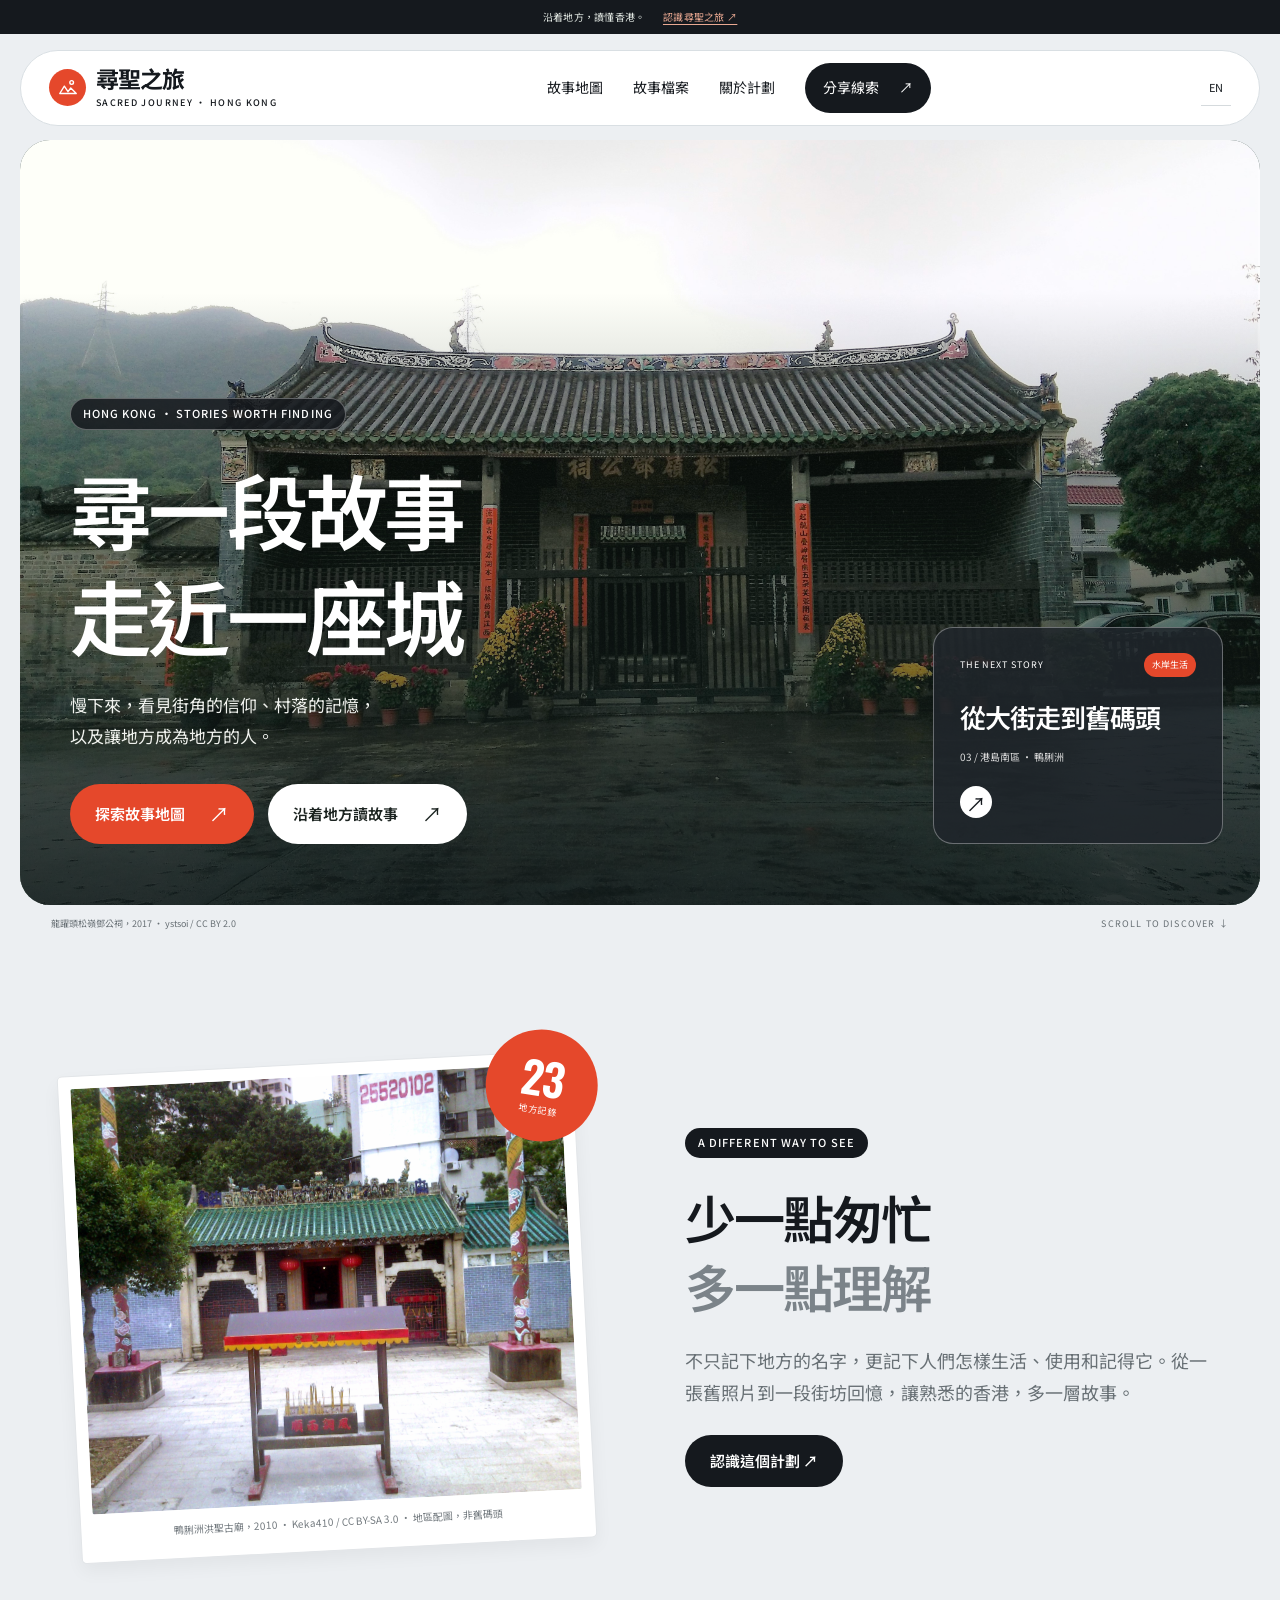
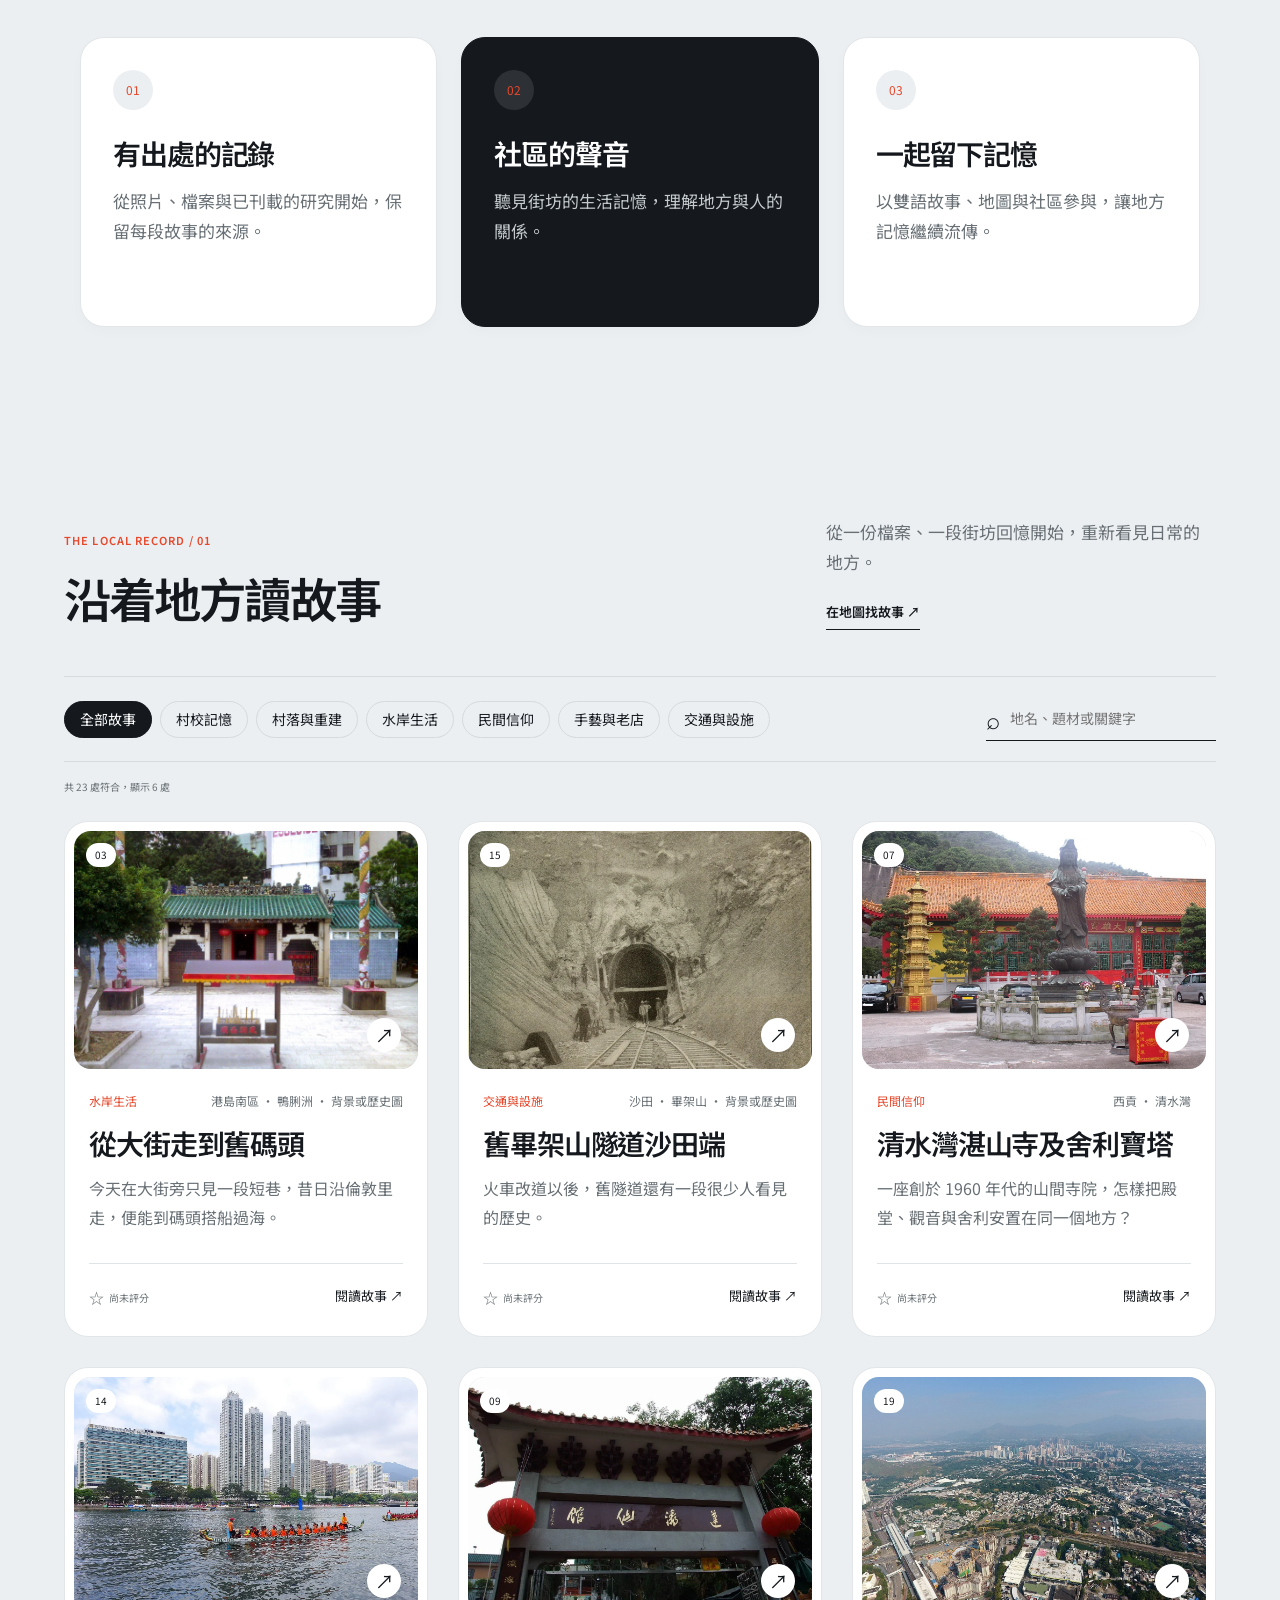
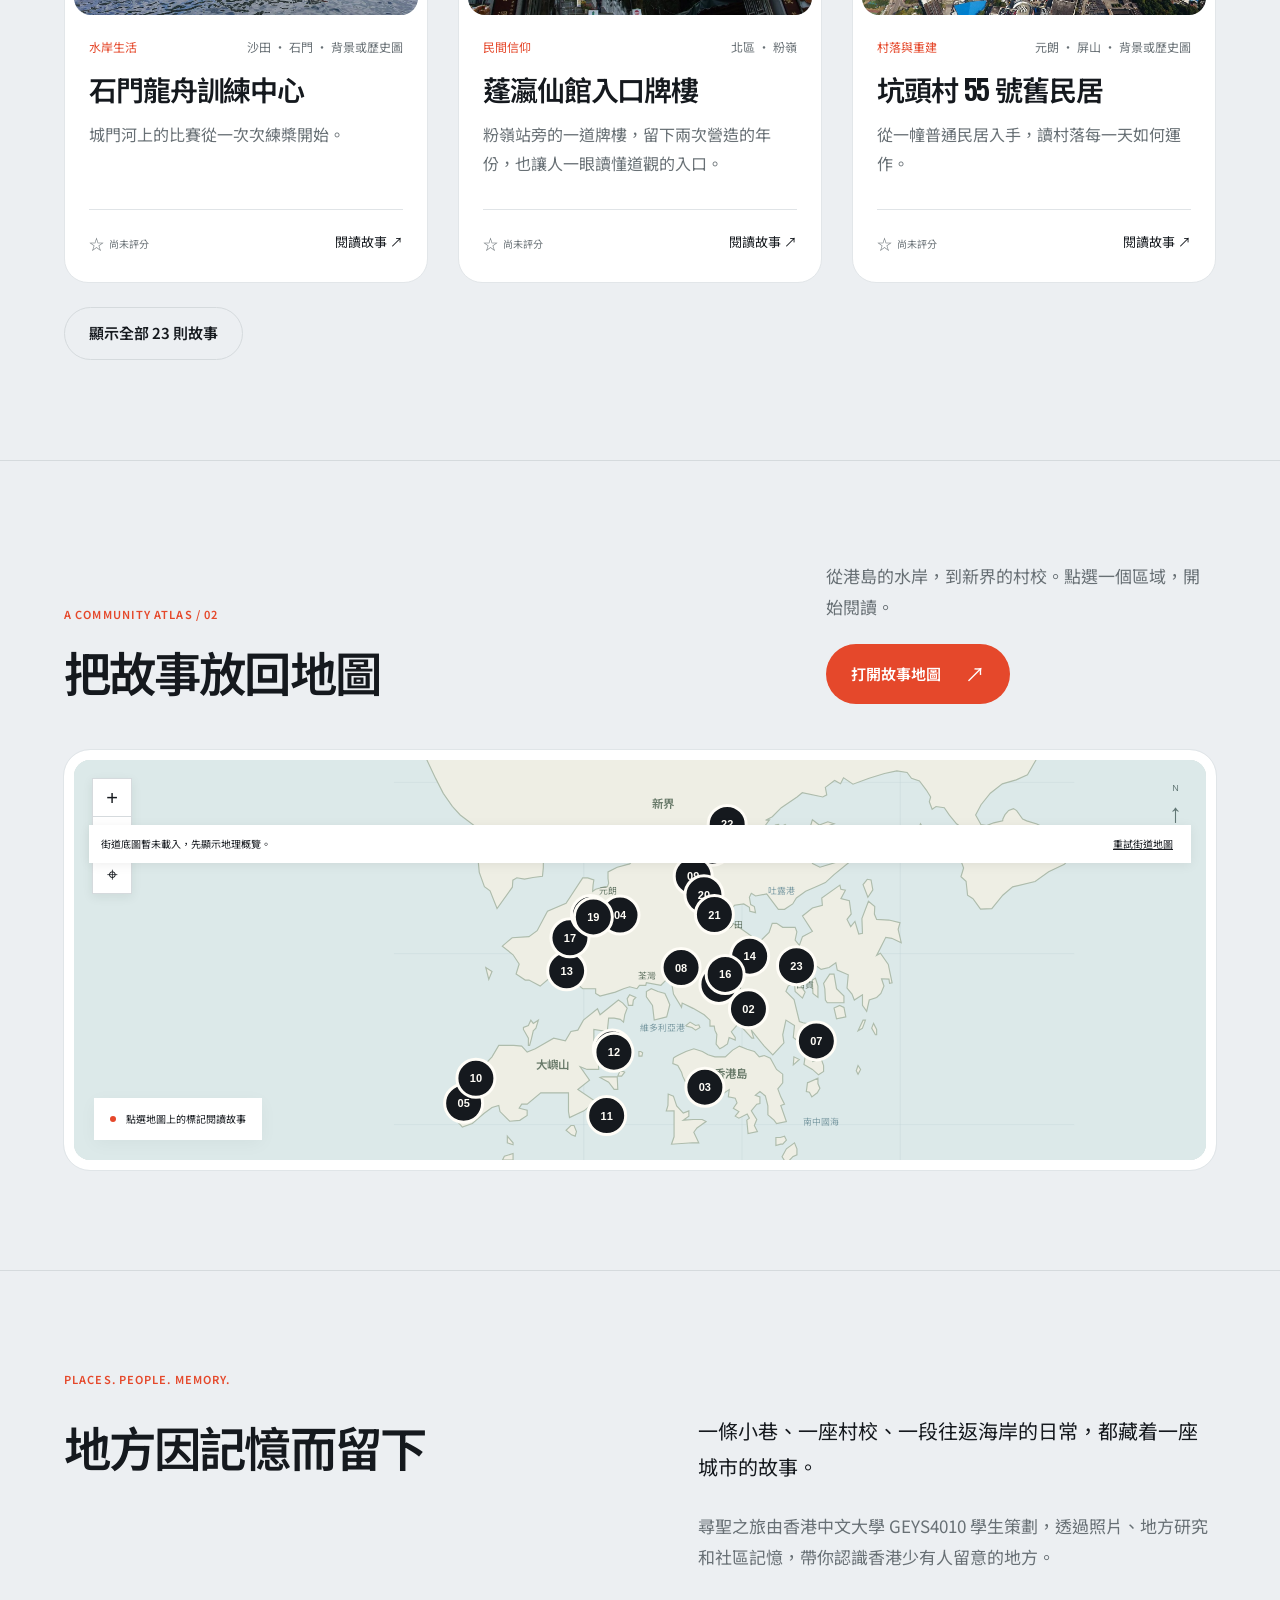
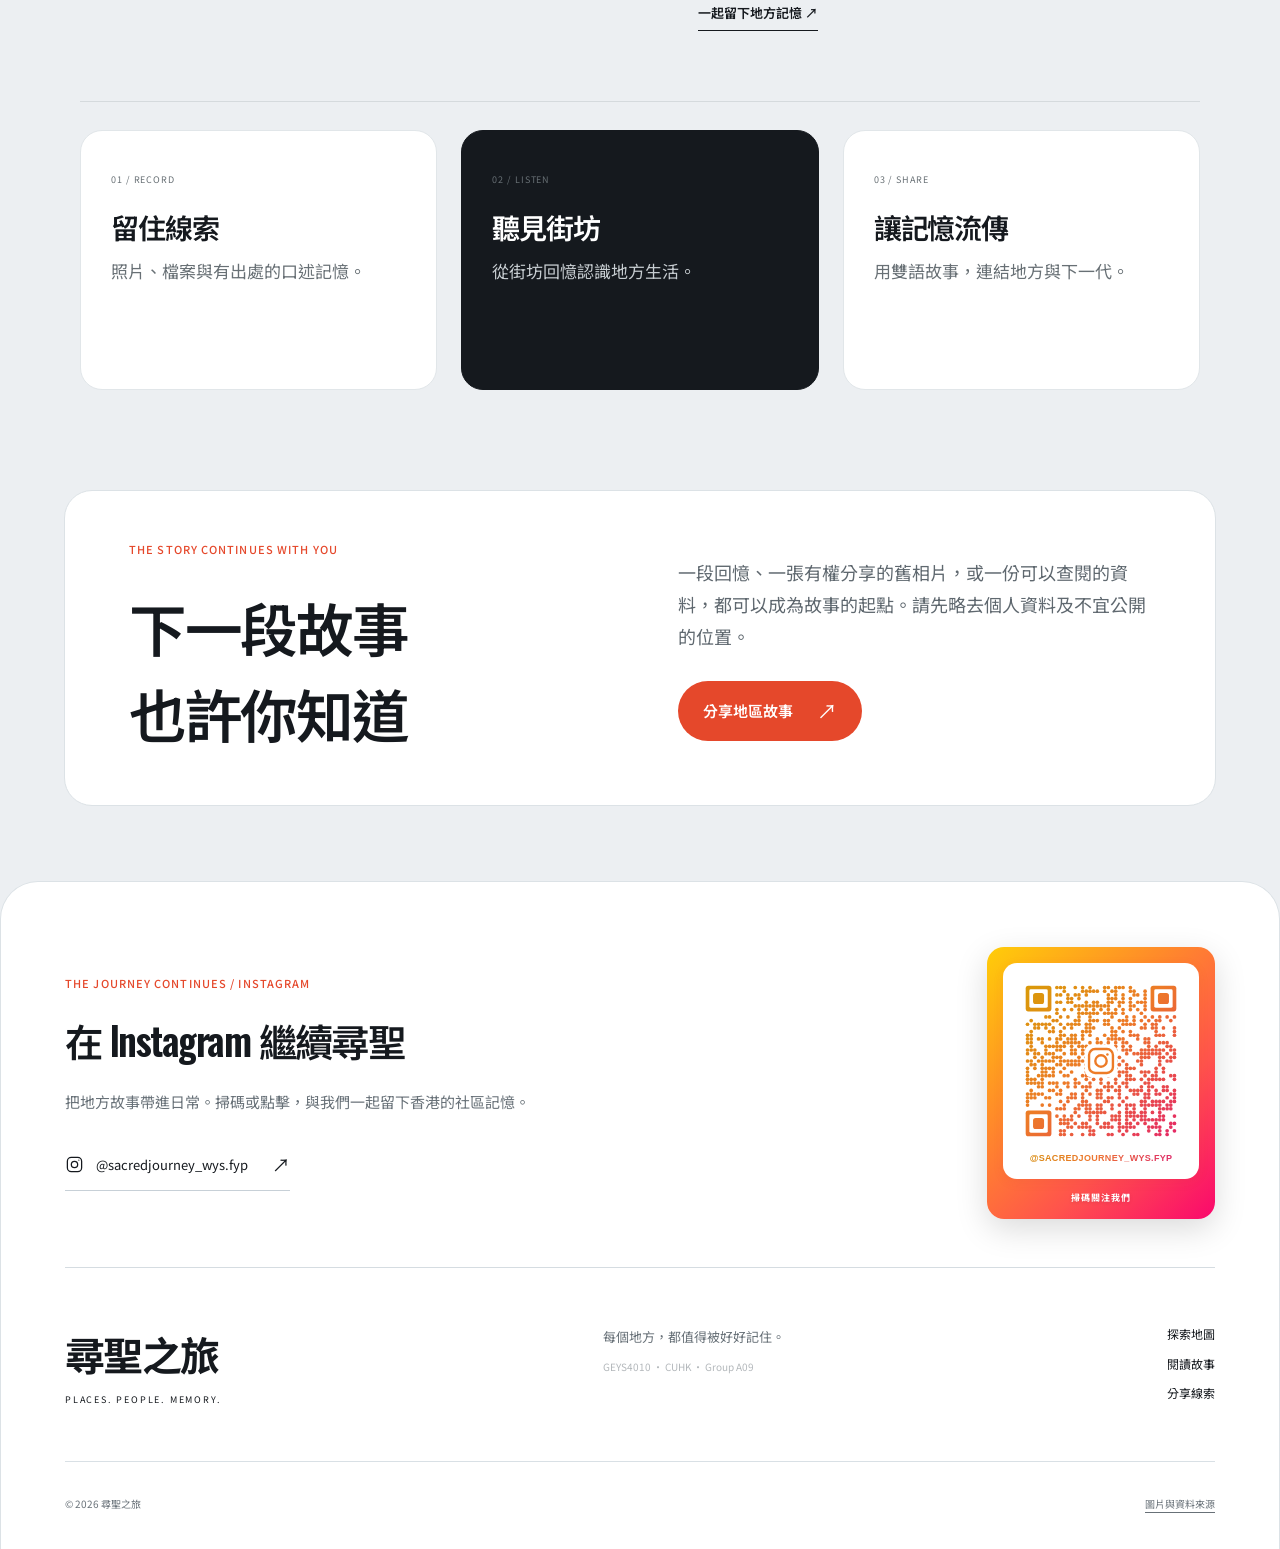
<file: index.html>
<!doctype html>
<html lang="zh-Hant"><head><meta charset="UTF-8"><meta name="viewport" content="width=device-width,initial-scale=1"><meta name="theme-color" content="#eeeade"><meta name="description" content="尋聖之旅：從香港的地方檔案與街坊記憶，重新認識我們生活的城市。"><title>尋聖之旅 · Sacred Journey</title><link rel="stylesheet" href="./production/assets/vendor/leaflet.css"><link rel="stylesheet" href="./production/style.css?v=20261119-copyedit"><link rel="stylesheet" href="./story-album.css?v=20261119-album"></head><body><a class="skip" href="#main">跳至內容 / Skip to content</a><div id="app"></div><div id="toast" role="status" aria-live="polite"></div><script type="module" src="./production/app.js?v=20261119-story-album"></script></body></html>
</file>
<file: production/assets/vendor/leaflet.css>
/* required styles */

.leaflet-pane,
.leaflet-tile,
.leaflet-marker-icon,
.leaflet-marker-shadow,
.leaflet-tile-container,
.leaflet-pane > svg,
.leaflet-pane > canvas,
.leaflet-zoom-box,
.leaflet-image-layer,
.leaflet-layer {
	position: absolute;
	left: 0;
	top: 0;
	}
.leaflet-container {
	overflow: hidden;
	}
.leaflet-tile,
.leaflet-marker-icon,
.leaflet-marker-shadow {
	-webkit-user-select: none;
	   -moz-user-select: none;
	        user-select: none;
	  -webkit-user-drag: none;
	}
/* Prevents IE11 from highlighting tiles in blue */
.leaflet-tile::selection {
	background: transparent;
}
/* Safari renders non-retina tile on retina better with this, but Chrome is worse */
.leaflet-safari .leaflet-tile {
	image-rendering: -webkit-optimize-contrast;
	}
/* hack that prevents hw layers "stretching" when loading new tiles */
.leaflet-safari .leaflet-tile-container {
	width: 1600px;
	height: 1600px;
	-webkit-transform-origin: 0 0;
	}
.leaflet-marker-icon,
.leaflet-marker-shadow {
	display: block;
	}
/* .leaflet-container svg: reset svg max-width decleration shipped in Joomla! (joomla.org) 3.x */
/* .leaflet-container img: map is broken in FF if you have max-width: 100% on tiles */
.leaflet-container .leaflet-overlay-pane svg {
	max-width: none !important;
	max-height: none !important;
	}
.leaflet-container .leaflet-marker-pane img,
.leaflet-container .leaflet-shadow-pane img,
.leaflet-container .leaflet-tile-pane img,
.leaflet-container img.leaflet-image-layer,
.leaflet-container .leaflet-tile {
	max-width: none !important;
	max-height: none !important;
	width: auto;
	padding: 0;
	}

.leaflet-container img.leaflet-tile {
	/* See: https://bugs.chromium.org/p/chromium/issues/detail?id=600120 */
	mix-blend-mode: plus-lighter;
}

.leaflet-container.leaflet-touch-zoom {
	-ms-touch-action: pan-x pan-y;
	touch-action: pan-x pan-y;
	}
.leaflet-container.leaflet-touch-drag {
	-ms-touch-action: pinch-zoom;
	/* Fallback for FF which doesn't support pinch-zoom */
	touch-action: none;
	touch-action: pinch-zoom;
}
.leaflet-container.leaflet-touch-drag.leaflet-touch-zoom {
	-ms-touch-action: none;
	touch-action: none;
}
.leaflet-container {
	-webkit-tap-highlight-color: transparent;
}
.leaflet-container a {
	-webkit-tap-highlight-color: rgba(51, 181, 229, 0.4);
}
.leaflet-tile {
	filter: inherit;
	visibility: hidden;
	}
.leaflet-tile-loaded {
	visibility: inherit;
	}
.leaflet-zoom-box {
	width: 0;
	height: 0;
	-moz-box-sizing: border-box;
	     box-sizing: border-box;
	z-index: 800;
	}
/* workaround for https://bugzilla.mozilla.org/show_bug.cgi?id=888319 */
.leaflet-overlay-pane svg {
	-moz-user-select: none;
	}

.leaflet-pane         { z-index: 400; }

.leaflet-tile-pane    { z-index: 200; }
.leaflet-overlay-pane { z-index: 400; }
.leaflet-shadow-pane  { z-index: 500; }
.leaflet-marker-pane  { z-index: 600; }
.leaflet-tooltip-pane   { z-index: 650; }
.leaflet-popup-pane   { z-index: 700; }

.leaflet-map-pane canvas { z-index: 100; }
.leaflet-map-pane svg    { z-index: 200; }

.leaflet-vml-shape {
	width: 1px;
	height: 1px;
	}
.lvml {
	behavior: url(#default#VML);
	display: inline-block;
	position: absolute;
	}


/* control positioning */

.leaflet-control {
	position: relative;
	z-index: 800;
	pointer-events: visiblePainted; /* IE 9-10 doesn't have auto */
	pointer-events: auto;
	}
.leaflet-top,
.leaflet-bottom {
	position: absolute;
	z-index: 1000;
	pointer-events: none;
	}
.leaflet-top {
	top: 0;
	}
.leaflet-right {
	right: 0;
	}
.leaflet-bottom {
	bottom: 0;
	}
.leaflet-left {
	left: 0;
	}
.leaflet-control {
	float: left;
	clear: both;
	}
.leaflet-right .leaflet-control {
	float: right;
	}
.leaflet-top .leaflet-control {
	margin-top: 10px;
	}
.leaflet-bottom .leaflet-control {
	margin-bottom: 10px;
	}
.leaflet-left .leaflet-control {
	margin-left: 10px;
	}
.leaflet-right .leaflet-control {
	margin-right: 10px;
	}


/* zoom and fade animations */

.leaflet-fade-anim .leaflet-popup {
	opacity: 0;
	-webkit-transition: opacity 0.2s linear;
	   -moz-transition: opacity 0.2s linear;
	        transition: opacity 0.2s linear;
	}
.leaflet-fade-anim .leaflet-map-pane .leaflet-popup {
	opacity: 1;
	}
.leaflet-zoom-animated {
	-webkit-transform-origin: 0 0;
	    -ms-transform-origin: 0 0;
	        transform-origin: 0 0;
	}
svg.leaflet-zoom-animated {
	will-change: transform;
}

.leaflet-zoom-anim .leaflet-zoom-animated {
	-webkit-transition: -webkit-transform 0.25s cubic-bezier(0,0,0.25,1);
	   -moz-transition:    -moz-transform 0.25s cubic-bezier(0,0,0.25,1);
	        transition:         transform 0.25s cubic-bezier(0,0,0.25,1);
	}
.leaflet-zoom-anim .leaflet-tile,
.leaflet-pan-anim .leaflet-tile {
	-webkit-transition: none;
	   -moz-transition: none;
	        transition: none;
	}

.leaflet-zoom-anim .leaflet-zoom-hide {
	visibility: hidden;
	}


/* cursors */

.leaflet-interactive {
	cursor: pointer;
	}
.leaflet-grab {
	cursor: -webkit-grab;
	cursor:    -moz-grab;
	cursor:         grab;
	}
.leaflet-crosshair,
.leaflet-crosshair .leaflet-interactive {
	cursor: crosshair;
	}
.leaflet-popup-pane,
.leaflet-control {
	cursor: auto;
	}
.leaflet-dragging .leaflet-grab,
.leaflet-dragging .leaflet-grab .leaflet-interactive,
.leaflet-dragging .leaflet-marker-draggable {
	cursor: move;
	cursor: -webkit-grabbing;
	cursor:    -moz-grabbing;
	cursor:         grabbing;
	}

/* marker & overlays interactivity */
.leaflet-marker-icon,
.leaflet-marker-shadow,
.leaflet-image-layer,
.leaflet-pane > svg path,
.leaflet-tile-container {
	pointer-events: none;
	}

.leaflet-marker-icon.leaflet-interactive,
.leaflet-image-layer.leaflet-interactive,
.leaflet-pane > svg path.leaflet-interactive,
svg.leaflet-image-layer.leaflet-interactive path {
	pointer-events: visiblePainted; /* IE 9-10 doesn't have auto */
	pointer-events: auto;
	}

/* visual tweaks */

.leaflet-container {
	background: #ddd;
	outline-offset: 1px;
	}
.leaflet-container a {
	color: #0078A8;
	}
.leaflet-zoom-box {
	border: 2px dotted #38f;
	background: rgba(255,255,255,0.5);
	}


/* general typography */
.leaflet-container {
	font-family: "Helvetica Neue", Arial, Helvetica, sans-serif;
	font-size: 12px;
	font-size: 0.75rem;
	line-height: 1.5;
	}


/* general toolbar styles */

.leaflet-bar {
	box-shadow: 0 1px 5px rgba(0,0,0,0.65);
	border-radius: 4px;
	}
.leaflet-bar a {
	background-color: #fff;
	border-bottom: 1px solid #ccc;
	width: 26px;
	height: 26px;
	line-height: 26px;
	display: block;
	text-align: center;
	text-decoration: none;
	color: black;
	}
.leaflet-bar a,
.leaflet-control-layers-toggle {
	background-position: 50% 50%;
	background-repeat: no-repeat;
	display: block;
	}
.leaflet-bar a:hover,
.leaflet-bar a:focus {
	background-color: #f4f4f4;
	}
.leaflet-bar a:first-child {
	border-top-left-radius: 4px;
	border-top-right-radius: 4px;
	}
.leaflet-bar a:last-child {
	border-bottom-left-radius: 4px;
	border-bottom-right-radius: 4px;
	border-bottom: none;
	}
.leaflet-bar a.leaflet-disabled {
	cursor: default;
	background-color: #f4f4f4;
	color: #bbb;
	}

.leaflet-touch .leaflet-bar a {
	width: 30px;
	height: 30px;
	line-height: 30px;
	}
.leaflet-touch .leaflet-bar a:first-child {
	border-top-left-radius: 2px;
	border-top-right-radius: 2px;
	}
.leaflet-touch .leaflet-bar a:last-child {
	border-bottom-left-radius: 2px;
	border-bottom-right-radius: 2px;
	}

/* zoom control */

.leaflet-control-zoom-in,
.leaflet-control-zoom-out {
	font: bold 18px 'Lucida Console', Monaco, monospace;
	text-indent: 1px;
	}

.leaflet-touch .leaflet-control-zoom-in, .leaflet-touch .leaflet-control-zoom-out  {
	font-size: 22px;
	}


/* layers control */

.leaflet-control-layers {
	box-shadow: 0 1px 5px rgba(0,0,0,0.4);
	background: #fff;
	border-radius: 5px;
	}
.leaflet-control-layers-toggle {
	background-image: url(images/layers.png);
	width: 36px;
	height: 36px;
	}
.leaflet-retina .leaflet-control-layers-toggle {
	background-image: url(images/layers-2x.png);
	background-size: 26px 26px;
	}
.leaflet-touch .leaflet-control-layers-toggle {
	width: 44px;
	height: 44px;
	}
.leaflet-control-layers .leaflet-control-layers-list,
.leaflet-control-layers-expanded .leaflet-control-layers-toggle {
	display: none;
	}
.leaflet-control-layers-expanded .leaflet-control-layers-list {
	display: block;
	position: relative;
	}
.leaflet-control-layers-expanded {
	padding: 6px 10px 6px 6px;
	color: #333;
	background: #fff;
	}
.leaflet-control-layers-scrollbar {
	overflow-y: scroll;
	overflow-x: hidden;
	padding-right: 5px;
	}
.leaflet-control-layers-selector {
	margin-top: 2px;
	position: relative;
	top: 1px;
	}
.leaflet-control-layers label {
	display: block;
	font-size: 13px;
	font-size: 1.08333em;
	}
.leaflet-control-layers-separator {
	height: 0;
	border-top: 1px solid #ddd;
	margin: 5px -10px 5px -6px;
	}

/* Default icon URLs */
.leaflet-default-icon-path { /* used only in path-guessing heuristic, see L.Icon.Default */
	background-image: url(images/marker-icon.png);
	}


/* attribution and scale controls */

.leaflet-container .leaflet-control-attribution {
	background: #fff;
	background: rgba(255, 255, 255, 0.8);
	margin: 0;
	}
.leaflet-control-attribution,
.leaflet-control-scale-line {
	padding: 0 5px;
	color: #333;
	line-height: 1.4;
	}
.leaflet-control-attribution a {
	text-decoration: none;
	}
.leaflet-control-attribution a:hover,
.leaflet-control-attribution a:focus {
	text-decoration: underline;
	}
.leaflet-attribution-flag {
	display: inline !important;
	vertical-align: baseline !important;
	width: 1em;
	height: 0.6669em;
	}
.leaflet-left .leaflet-control-scale {
	margin-left: 5px;
	}
.leaflet-bottom .leaflet-control-scale {
	margin-bottom: 5px;
	}
.leaflet-control-scale-line {
	border: 2px solid #777;
	border-top: none;
	line-height: 1.1;
	padding: 2px 5px 1px;
	white-space: nowrap;
	-moz-box-sizing: border-box;
	     box-sizing: border-box;
	background: rgba(255, 255, 255, 0.8);
	text-shadow: 1px 1px #fff;
	}
.leaflet-control-scale-line:not(:first-child) {
	border-top: 2px solid #777;
	border-bottom: none;
	margin-top: -2px;
	}
.leaflet-control-scale-line:not(:first-child):not(:last-child) {
	border-bottom: 2px solid #777;
	}

.leaflet-touch .leaflet-control-attribution,
.leaflet-touch .leaflet-control-layers,
.leaflet-touch .leaflet-bar {
	box-shadow: none;
	}
.leaflet-touch .leaflet-control-layers,
.leaflet-touch .leaflet-bar {
	border: 2px solid rgba(0,0,0,0.2);
	background-clip: padding-box;
	}


/* popup */

.leaflet-popup {
	position: absolute;
	text-align: center;
	margin-bottom: 20px;
	}
.leaflet-popup-content-wrapper {
	padding: 1px;
	text-align: left;
	border-radius: 12px;
	}
.leaflet-popup-content {
	margin: 13px 24px 13px 20px;
	line-height: 1.3;
	font-size: 13px;
	font-size: 1.08333em;
	min-height: 1px;
	}
.leaflet-popup-content p {
	margin: 17px 0;
	margin: 1.3em 0;
	}
.leaflet-popup-tip-container {
	width: 40px;
	height: 20px;
	position: absolute;
	left: 50%;
	margin-top: -1px;
	margin-left: -20px;
	overflow: hidden;
	pointer-events: none;
	}
.leaflet-popup-tip {
	width: 17px;
	height: 17px;
	padding: 1px;

	margin: -10px auto 0;
	pointer-events: auto;

	-webkit-transform: rotate(45deg);
	   -moz-transform: rotate(45deg);
	    -ms-transform: rotate(45deg);
	        transform: rotate(45deg);
	}
.leaflet-popup-content-wrapper,
.leaflet-popup-tip {
	background: white;
	color: #333;
	box-shadow: 0 3px 14px rgba(0,0,0,0.4);
	}
.leaflet-container a.leaflet-popup-close-button {
	position: absolute;
	top: 0;
	right: 0;
	border: none;
	text-align: center;
	width: 24px;
	height: 24px;
	font: 16px/24px Tahoma, Verdana, sans-serif;
	color: #757575;
	text-decoration: none;
	background: transparent;
	}
.leaflet-container a.leaflet-popup-close-button:hover,
.leaflet-container a.leaflet-popup-close-button:focus {
	color: #585858;
	}
.leaflet-popup-scrolled {
	overflow: auto;
	}

.leaflet-oldie .leaflet-popup-content-wrapper {
	-ms-zoom: 1;
	}
.leaflet-oldie .leaflet-popup-tip {
	width: 24px;
	margin: 0 auto;

	-ms-filter: "progid:DXImageTransform.Microsoft.Matrix(M11=0.70710678, M12=0.70710678, M21=-0.70710678, M22=0.70710678)";
	filter: progid:DXImageTransform.Microsoft.Matrix(M11=0.70710678, M12=0.70710678, M21=-0.70710678, M22=0.70710678);
	}

.leaflet-oldie .leaflet-control-zoom,
.leaflet-oldie .leaflet-control-layers,
.leaflet-oldie .leaflet-popup-content-wrapper,
.leaflet-oldie .leaflet-popup-tip {
	border: 1px solid #999;
	}


/* div icon */

.leaflet-div-icon {
	background: #fff;
	border: 1px solid #666;
	}


/* Tooltip */
/* Base styles for the element that has a tooltip */
.leaflet-tooltip {
	position: absolute;
	padding: 6px;
	background-color: #fff;
	border: 1px solid #fff;
	border-radius: 3px;
	color: #222;
	white-space: nowrap;
	-webkit-user-select: none;
	-moz-user-select: none;
	-ms-user-select: none;
	user-select: none;
	pointer-events: none;
	box-shadow: 0 1px 3px rgba(0,0,0,0.4);
	}
.leaflet-tooltip.leaflet-interactive {
	cursor: pointer;
	pointer-events: auto;
	}
.leaflet-tooltip-top:before,
.leaflet-tooltip-bottom:before,
.leaflet-tooltip-left:before,
.leaflet-tooltip-right:before {
	position: absolute;
	pointer-events: none;
	border: 6px solid transparent;
	background: transparent;
	content: "";
	}

/* Directions */

.leaflet-tooltip-bottom {
	margin-top: 6px;
}
.leaflet-tooltip-top {
	margin-top: -6px;
}
.leaflet-tooltip-bottom:before,
.leaflet-tooltip-top:before {
	left: 50%;
	margin-left: -6px;
	}
.leaflet-tooltip-top:before {
	bottom: 0;
	margin-bottom: -12px;
	border-top-color: #fff;
	}
.leaflet-tooltip-bottom:before {
	top: 0;
	margin-top: -12px;
	margin-left: -6px;
	border-bottom-color: #fff;
	}
.leaflet-tooltip-left {
	margin-left: -6px;
}
.leaflet-tooltip-right {
	margin-left: 6px;
}
.leaflet-tooltip-left:before,
.leaflet-tooltip-right:before {
	top: 50%;
	margin-top: -6px;
	}
.leaflet-tooltip-left:before {
	right: 0;
	margin-right: -12px;
	border-left-color: #fff;
	}
.leaflet-tooltip-right:before {
	left: 0;
	margin-left: -12px;
	border-right-color: #fff;
	}

/* Printing */

@media print {
	/* Prevent printers from removing background-images of controls. */
	.leaflet-control {
		-webkit-print-color-adjust: exact;
		print-color-adjust: exact;
		}
	}
</file>
<file: production/style.css>
@import url('https://fonts.googleapis.com/css2?family=Noto+Sans+TC:wght@400;500;600;700;800;900&family=Noto+Serif+TC:wght@500;600;700;800;900&display=swap');
@font-face{font-family:Oswald;src:url('./assets/oswald-600.woff2') format('woff2');font-weight:600;font-display:swap}
@font-face{font-family:Rokkitt;src:url('./assets/rokkitt-900.woff2') format('woff2');font-weight:900;font-display:swap}
@font-face{font-family:DM;src:url('./assets/dm-sans.woff2') format('woff2');font-weight:400;font-display:swap}
:root{--bg:#f3f2ec;--ink:#1c2723;--accent:#ca583c;--muted:#6c716a;--line:#d8d9cf;--paper:#faf9f4;--heading:'Noto Serif TC',Georgia,serif;--sans:'Noto Sans TC',Arial,sans-serif;--ease:cubic-bezier(.2,.7,.2,1)}
*{box-sizing:border-box}html{scroll-behavior:smooth;scroll-padding-top:115px}body{margin:0;background:var(--bg);color:var(--ink);font:400 15px/1.85 var(--sans);-webkit-font-smoothing:antialiased}button,input,textarea{font:inherit;color:inherit}button,a,input,textarea,summary{-webkit-tap-highlight-color:transparent}button,a,summary{touch-action:manipulation}button{cursor:pointer}a{color:inherit;text-decoration:none}p,h1,h2,h3,h4,figure{margin:0}img{max-width:100%;display:block}button{border:0;background:none}button:disabled{cursor:not-allowed;opacity:.55}h1,h2,h3{font-family:var(--heading);font-weight:700;line-height:1.35;letter-spacing:-.04em}h1{font-size:clamp(42px,5.7vw,82px)}h2{font-size:clamp(30px,3.5vw,48px)}h3{font-size:23px}em{font-style:normal;color:var(--accent)}p{overflow-wrap:break-word}p+p{margin-top:20px}a,button{transition:background .2s,color .2s,transform .35s var(--ease),opacity .2s}a:focus-visible,button:focus-visible,input:focus-visible,textarea:focus-visible,summary:focus-visible{outline:3px solid var(--accent);outline-offset:5px}a:hover{color:var(--accent)}.skip{position:fixed;top:-100px;left:20px;z-index:3000;padding:12px 20px;background:var(--ink);color:white}.skip:focus{top:16px}.sr-only{position:absolute;width:1px;height:1px;overflow:hidden;clip:rect(0,0,0,0);white-space:nowrap}.section{padding:100px max(5vw,24px);max-width:1600px;margin:0 auto}.eyebrow{font:500 11px/1.6 var(--sans);letter-spacing:.15em;text-transform:uppercase;margin-bottom:24px}.lead{font-size:18px;line-height:1.9}.small-note,.image-note{font-size:11px;line-height:1.7;color:var(--muted)}.small-note{margin-top:15px}.image-note{margin-top:18px}.btn{display:inline-flex;gap:24px;align-items:center;justify-content:space-between;min-height:50px;padding:13px 23px;border:1px solid transparent;font-size:13px;font-weight:600;line-height:1.5;white-space:normal}.btn span{font-size:20px;font-weight:400}.btn:hover{transform:translateY(-2px)}.btn.primary{background:var(--accent);color:white}.btn.primary:hover{background:var(--ink);color:white}.btn.outline{border-color:var(--line);background:transparent}.btn.outline:hover{border-color:var(--ink);color:var(--ink)}.btn.dark{background:var(--ink);color:var(--paper)}.btn.light{background:#fff;color:#1b2320}.under-link{display:inline-block;font-size:13px;font-weight:600;padding-bottom:6px;border-bottom:1px solid currentColor}.text-button{font-size:12px;text-decoration:underline;text-underline-offset:4px;padding:8px 0}.status-dot{display:inline-block;width:6px;height:6px;border-radius:50%;background:var(--accent);flex-shrink:0}.announcement{background:var(--ink);color:#e3e9e4;text-align:center;padding:8px 20px;font-size:10px;letter-spacing:.03em}.announcement a{margin-left:15px;color:#eaa992;text-decoration:underline;text-underline-offset:3px}.site-header{height:90px;display:flex;align-items:center;justify-content:space-between;padding:0 5vw;background:var(--bg);position:relative;z-index:1100;gap:24px;border-bottom:1px solid var(--line)}.brand{display:flex;align-items:center;gap:10px;font:700 23px/1.3 var(--heading);letter-spacing:-.05em;flex-shrink:0}.brand small{display:block;font:500 8px/2 var(--sans);letter-spacing:.15em}.brand-symbol{font-family:Georgia,serif;display:grid;place-items:center;width:37px;height:37px;color:var(--accent);font-size:37px}.site-header nav{display:flex;align-items:center;gap:30px;font-size:12px}.nav-cta{background:var(--ink);color:var(--paper);padding:12px 18px;display:flex;gap:20px;align-items:center}.nav-cta:hover{background:var(--accent);color:#fff}.header-actions{display:flex;align-items:center;gap:18px}.language{font-size:11px;border-bottom:1px solid var(--line);padding:8px 3px;min-width:30px}.menu-toggle{display:none;width:34px;height:36px}.menu-toggle span{height:1px;background:var(--ink);width:22px;display:block;margin:6px auto}.section-head{display:flex;justify-content:space-between;gap:50px;align-items:end;margin-bottom:46px}.section-head>div:last-child{max-width:390px}.section-head>div:last-child>p{color:var(--muted);font-size:13px}.section-head .eyebrow{margin-bottom:14px}.section-head .btn,.section-head .under-link{margin-top:22px}.section-head h2{line-height:1.5}.archive-tools{display:flex;align-items:center;justify-content:space-between;gap:30px;padding:20px 0;border-top:1px solid var(--line);border-bottom:1px solid var(--line)}.filter-chips{display:flex;flex-wrap:wrap;gap:8px}.chip{padding:8px 15px;border:1px solid var(--line);font-size:12px;line-height:1.4}.chip.active,.chip:hover{background:var(--ink);color:var(--paper);border-color:var(--ink)}.search{display:flex;align-items:center;gap:10px;font-size:24px;min-width:230px;border-bottom:1px solid var(--ink)}.search input{border:0;background:transparent;padding:8px 0;font-size:12px;width:100%;min-width:0;outline-offset:2px}.result-line{display:flex;justify-content:space-between;gap:15px;font-size:10px;color:var(--muted);padding:18px 0 25px}.story-grid{display:grid;grid-template-columns:repeat(3,minmax(0,1fr));gap:30px}.story-card{min-width:0}.card-photo{display:block;position:relative;overflow:hidden;background:var(--line);aspect-ratio:1.2}.card-photo>img{height:100%;width:100%;object-fit:cover;transition:transform .7s var(--ease)}.card-photo:hover>img{transform:scale(1.035)}.photo-number{position:absolute;left:16px;top:16px;background:var(--paper);color:var(--ink);font-size:11px;padding:5px 9px;line-height:1.4}.photo-arrow{position:absolute;right:17px;bottom:17px;display:grid;place-items:center;width:34px;height:34px;background:var(--paper);color:var(--ink);border-radius:50%;font-size:19px}.card-body{padding-top:22px}.card-meta{display:flex;justify-content:space-between;gap:12px;font-size:10px;color:var(--muted);margin-bottom:12px}.card-meta>span:first-child{color:var(--accent)}.card-body h3{font-size:clamp(19px,1.8vw,25px);margin-bottom:12px}.card-body>p{font-size:12px;color:var(--muted);line-height:1.9;min-height:69px}.card-bottom{display:flex;justify-content:space-between;gap:10px;padding-top:20px;margin-top:20px;border-top:1px solid var(--line);font-size:11px}.rating{color:var(--accent);font-size:15px;display:flex;align-items:center;gap:5px}.rating small{font-size:10px;color:var(--muted)}.unrated{color:var(--muted)}.empty{grid-column:1/-1;text-align:center;padding:50px}.empty>span{font-size:40px}.empty p{margin:16px 0 25px}.map-teaser{border-top:1px solid var(--line)}.teaser-map{height:420px;position:relative;background:#e2e4dc;overflow:hidden}.leaflet-canvas{height:100%;width:100%;background:#e4e8df;z-index:0}.map-note{position:absolute;bottom:20px;left:20px;display:flex;gap:10px;align-items:center;background:var(--paper);padding:12px 16px;font-size:10px;max-width:calc(100% - 40px);box-shadow:0 4px 18px #0000000a;z-index:400}.story-marker{background:transparent!important;border:0!important}.story-marker>span{width:42px;height:42px;display:grid;place-items:center;border-radius:50%;background:var(--ink);color:var(--paper);border:3px solid var(--paper);box-shadow:0 3px 15px #0002;font:500 12px var(--sans);transition:transform .2s}.story-marker:hover>span{background:var(--accent);transform:translateY(-3px)}.leaflet-tooltip{font:12px var(--sans);border:0;border-radius:0;padding:8px 12px}.leaflet-control-attribution{font-size:9px!important}.tile-warning{position:absolute;left:20px;top:70px;right:20px;padding:12px;background:var(--paper);z-index:401;font-size:11px}.tile-warning button{text-decoration:underline}.map-unavailable{height:100%;display:flex;align-items:center;justify-content:center;flex-direction:column;gap:15px;padding:30px;text-align:center}.about-section{border-top:1px solid var(--line)}.about-grid{display:grid;grid-template-columns:1fr 1fr;gap:9vw}.about-grid h2{max-width:520px;font-size:clamp(34px,3.7vw,52px);line-height:1.5}.about-grid>div>p:not(.lead){font-size:13px;color:var(--muted);margin-top:25px}.about-grid .under-link{margin-top:28px}.principles{display:grid;grid-template-columns:repeat(3,1fr);gap:40px;margin-top:70px;padding-top:28px;border-top:1px solid var(--line)}.principles small{font-size:9px;color:var(--muted);letter-spacing:.1em}.principles h3{margin:15px 0 10px;font-size:21px}.principles p{font-size:12px;color:var(--muted)}.contribute{display:grid;grid-template-columns:1fr 1fr;gap:8vw;align-items:center;border-top:1px solid var(--line);padding-top:90px;padding-bottom:100px}.contribute h2{font-size:clamp(36px,4.5vw,60px);line-height:1.5}.contribute .lead{font-size:16px;margin-bottom:28px}.site-footer{background:var(--ink);color:var(--paper);padding:65px 5vw 28px}.footer-main{display:flex;justify-content:space-between;gap:45px;align-items:start;max-width:1440px;margin:auto}.footer-word{font:700 40px/1.5 var(--heading);letter-spacing:-.04em}.footer-word small{font:9px var(--sans);letter-spacing:.2em;display:block;margin-top:10px}.footer-main p{font-size:13px;line-height:2.2}.footer-main p span{font-size:10px;opacity:.5}.footer-main>div{display:flex;flex-direction:column;gap:8px;font-size:12px}.footer-bottom{border-top:1px solid #ffffff24;padding-top:25px;margin:55px auto 0;display:flex;gap:25px;justify-content:space-between;align-items:center;max-width:1440px;font-size:10px;color:#d8d9d4}.footer-bottom .text-button{font-size:10px}.design-switch{position:fixed;bottom:18px;left:20px;z-index:1200;font:11px/1.5 var(--sans)}.design-switch summary{display:flex;align-items:center;gap:20px;list-style:none;background:var(--ink);color:var(--paper);padding:12px 16px;border:1px solid #ffffff40;box-shadow:0 4px 16px #0002;cursor:pointer}.design-switch summary::-webkit-details-marker{display:none}.design-switch>div{position:absolute;bottom:50px;left:0;width:230px;background:var(--paper);color:var(--ink);box-shadow:0 8px 30px #0002;border:1px solid var(--line);padding:8px}.design-switch a{display:flex;gap:12px;padding:12px;border-bottom:1px solid var(--line)}.design-switch a:last-child{border:0}.design-switch a small{color:var(--muted)}.design-switch a>span{margin-left:auto}.design-switch a[aria-current]{color:var(--accent)}#toast{position:fixed;bottom:24px;left:50%;transform:translate(-50%,15px);background:var(--ink);color:var(--paper);padding:14px 24px;max-width:90vw;width:max-content;z-index:2500;box-shadow:0 4px 30px #0003;opacity:0;pointer-events:none;font-size:12px;transition:.3s}#toast.show{opacity:1;transform:translate(-50%,0)}

/* 01 / Trevonelle: original outdoor editorial language */
.trevonelle{--bg:#eceff2;--paper:#fff;--ink:#15191e;--accent:#e5482b;--line:#d5dadd;--muted:#687075;--heading:Oswald,'Noto Sans TC',sans-serif}.trevonelle h1,.trevonelle h2,.trevonelle h3{font-weight:600}.trevonelle .site-header{margin:16px 20px 14px;border:0;border-radius:40px;height:76px;background:#ffffffed;padding:0 28px}.trevonelle .brand-symbol{background:var(--accent);color:#fff;border-radius:50%;font-size:25px}.trevonelle .nav-cta,.trevonelle .btn,.trevonelle .chip{border-radius:40px}.trevonelle .card-photo{border-radius:20px}.trev-hero{position:relative;margin:0 20px;border-radius:30px;overflow:hidden;min-height:740px;height:min(850px,85vh);background:#3e514d;color:#fff}.hero-image,.hero-shade{position:absolute;inset:0;height:100%;width:100%;object-fit:cover}.hero-shade{background:linear-gradient(0deg,#111a1bd9 0%,#17251f55 50%,transparent 80%)}.trev-hero-copy{position:absolute;left:4%;bottom:8%;right:30%;z-index:1}.glass-label{display:table;backdrop-filter:blur(10px);padding:6px 12px;border:1px solid #ffffff40;border-radius:30px;background:#ffffff14;font-size:10px}.trev-hero h1{font-size:clamp(46px,5.3vw,80px);line-height:1.25;letter-spacing:-.04em;margin-bottom:22px}.trev-hero p:not(.eyebrow){font-size:16px;color:#f1f3ef;line-height:1.8}.hero-buttons{display:flex;align-items:center;flex-wrap:wrap;gap:14px;margin-top:32px}.floating-story{position:absolute;right:3%;bottom:8%;width:290px;padding:25px 26px;border:1px solid #ffffff3b;background:#ffffff18;backdrop-filter:blur(20px);border-radius:20px;color:#fff}.floating-story>div{display:flex;justify-content:space-between;gap:10px;align-items:center}.floating-story small{font-size:9px;letter-spacing:.1em}.floating-story>div>span{font-size:9px;background:var(--accent);padding:4px 8px;border-radius:15px}.floating-story h3{font-size:26px;line-height:1.5;margin:20px 0 12px}.floating-story p{font-size:10px!important;color:#ddd!important}.circle-arrow{display:grid;place-items:center;width:32px;height:32px;border-radius:50%;background:#fff;color:var(--ink);margin-top:20px;font-size:20px}.floating-story:hover{color:#fff;transform:translateY(-4px)}.hero-caption{display:flex;justify-content:space-between;margin:12px 4%;font-size:9px;color:var(--muted)}.hero-caption span{font-size:9px;letter-spacing:.13em}.trev-intro{display:grid;grid-template-columns:.4fr 1.3fr .8fr;gap:5vw;align-items:center}.intro-serial{font:600 80px/1 Oswald,sans-serif;letter-spacing:-.04em;align-self:start;padding-top:45px}.intro-serial small{display:block;font:9px var(--sans);letter-spacing:.08em;margin-top:16px}.trev-intro h2{font-size:clamp(32px,3.5vw,49px);line-height:1.5;margin-bottom:25px}.trev-intro p:not(.eyebrow){font-size:13px;color:var(--muted)}.trev-intro .under-link{margin-top:25px}.intro-list p{padding:25px 0;border-bottom:1px solid var(--line);font-weight:600;color:var(--ink)!important;margin:0}.intro-list small{font-size:9px;margin-right:25px;color:var(--accent)}.landscape-band{position:relative;margin:0 20px;border-radius:25px;overflow:hidden;min-height:560px}.landscape-band>img{width:100%;height:560px;object-fit:cover;background:#dce5d8}.landscape-band>div{position:absolute;left:5%;top:18%;color:#2f453b}
.landscape-band .eyebrow{color:#4c5d48}
.landscape-band .btn.light{background:#fffdf9;color:#2f453b;border-color:#bfccba}
.landscape-band .btn.light:hover{background:#f4f7ef}.landscape-band h2{font-size:clamp(40px,4.5vw,65px);line-height:1.4;margin-bottom:28px}.trevonelle .teaser-map{border-radius:24px}.trevonelle .contribute{background:#eee8dc;color:#354439;border:0;max-width:none}.trevonelle .contribute .btn{background:#405a48;color:#fff}
.trevonelle .contribute .btn:hover{background:#314a3b}
.trevonelle .contribute .eyebrow{color:#626653}
.trevonelle .contribute .lead{color:#556151}.trevonelle .contribute .small-note{color:#5e6958}.trevonelle .result-line{padding-top:16px}

/* 02 / Accession: numbered, warm museum catalogue */
.accession{--bg:#f1ead9;--paper:#f8f2e5;--ink:#24221b;--accent:#90533e;--line:#cfc6b0;--muted:#756e5c;--heading:Rokkitt,'Noto Serif TC',Georgia,serif}.accession h1,.accession h2,.accession h3{font-weight:900;letter-spacing:-.045em}.accession .announcement{display:none}.accession .brand-symbol{display:none}.accession .brand{font-size:25px}.accession .brand small{color:var(--accent)}.accession .site-header{height:85px;border-bottom:2px solid var(--ink)}.acc-hero{background:#c9972b}.acc-hero-top{padding:50px 5vw 32px}.acc-hero .eyebrow{margin-bottom:18px;color:#473619}.acc-hero h1{font-size:clamp(48px,6.1vw,92px);line-height:1.25;max-width:1100px}.acc-hero-image{width:90%;margin:0 auto;aspect-ratio:2400/1340;object-fit:cover}.acc-hero-bottom{display:grid;grid-template-columns:1fr .8fr;gap:10vw;padding:28px 5vw 45px;align-items:start}.acc-hero-bottom small{font-size:9px;letter-spacing:.1em}.acc-hero-bottom h3{font-size:23px;margin-top:10px}.acc-hero-bottom .image-note{color:#584323}.acc-hero-bottom p:not(.image-note){font-size:14px;margin-bottom:20px}.wayfinding{padding-top:60px;padding-bottom:60px}.wayfinding-grid{display:grid;grid-template-columns:repeat(3,1fr);border-top:1px solid var(--ink);border-left:1px solid var(--line)}.wayfinding-grid>a{display:flex;align-items:start;gap:20px;border-bottom:1px solid var(--line);border-right:1px solid var(--line);padding:26px 22px}.wayfinding-grid h3{font-size:21px;line-height:1.5;margin:0 0 7px}.wayfinding-grid p{font-size:11px;color:var(--muted)}.wayfinding-grid small{font-size:10px;color:var(--accent);padding-top:5px}.wayfinding-grid>a>span{margin-left:auto;font-size:19px}.accession .archive{border-top:1px solid var(--line)}.accession .card-photo{aspect-ratio:.87}.accession .photo-number{background:var(--bg);left:0;top:0;padding:8px 12px;font-family:Rokkitt,'Noto Serif TC',serif;font-weight:900;font-size:18px}.accession .photo-arrow{border-radius:0}.accession .card-body h3{font-size:25px}.acc-feature{display:grid;grid-template-columns:1fr 1fr;gap:8vw;align-items:center;background:#e3dcc8;max-width:none}.acc-feature>img{max-height:540px;width:100%;object-fit:cover;aspect-ratio:1}.acc-feature h2{font-size:clamp(40px,4vw,58px);line-height:1.5;margin-bottom:25px}.acc-feature p:not(.eyebrow):not(.image-note){font-size:15px;margin-bottom:28px}.visit-ticket{display:grid;grid-template-columns:1fr 1.7fr;gap:7vw;border:1px solid var(--line);margin:0 5vw 70px;padding:45px 5vw;background:var(--paper);position:relative}.ticket-title{border-right:1px dashed var(--line);padding-right:35px}.ticket-title>small{font-size:10px;letter-spacing:.16em}.ticket-title h2{font-size:35px;margin-top:16px}.ticket-fields{display:grid;grid-template-columns:1fr 1fr;gap:28px}.ticket-fields small{font-size:9px;color:var(--accent);letter-spacing:.1em}.ticket-fields p{margin-top:5px;font-size:13px}.accession .contribute{background:#d9c9a0;max-width:none}

/* 03 / Relic: original paper, character art and storybook mood */
.relic{--bg:#f3f0e9;--paper:#faf7f1;--ink:#4a2b20;--accent:#cf816a;--line:#ddd3c7;--muted:#8c786c;--heading:Georgia,'Noto Serif TC',serif;background-color:var(--bg);background-image:url('./assets/relic-cloud.png');background-size:900px}.relic .announcement{display:none}.relic .site-header{width:min(980px,92%);margin:25px auto 0;border-radius:16px;height:68px;background:#e4ddd5e6;border:0;padding:0 24px}.relic .brand{font-size:20px}.relic .brand-symbol{font-size:27px;width:27px;color:#6b4235}.relic .brand small{font-size:7px}.relic .site-header nav{gap:25px;font-size:11px}.relic .nav-cta{background:transparent;color:var(--ink);padding:0}.relic .btn{border-radius:9px}.relic .btn.primary{background:var(--accent)}.relic-hero{position:relative;text-align:center;overflow:hidden;padding:90px 5vw 0;min-height:900px}.relic-hero h1{font-size:clamp(42px,5.4vw,76px);line-height:1.45;max-width:1000px;margin:0 auto;letter-spacing:-.06em}.relic-hero .eyebrow{font-size:9px;color:var(--muted)}.relic-metrics{display:flex;align-items:center;justify-content:center;flex-wrap:wrap;gap:32px;margin:25px auto 32px;font-size:10px}.relic-metrics>span{display:flex;align-items:center;gap:8px}.relic-metrics b{font:400 26px Georgia,serif;color:var(--accent)}.relic-metrics>span+span{border-left:1px solid var(--line);padding-left:32px}.relic-art{position:relative;margin:-15px auto -15px;width:min(640px,85vw);height:490px;pointer-events:none}.relic-art img{position:absolute;inset:0;width:100%;height:100%;object-fit:contain}.relic-trail{transform:scale(1.35)}.relic-character{transform:translateY(15px)}.relic-hero>.image-note{margin:0 0 25px}.relic-book{max-width:1050px;text-align:center;padding-top:70px;padding-bottom:95px}.relic-book h2{font-size:clamp(34px,4vw,55px);margin-bottom:30px;line-height:1.6}.relic-book h2 em{display:block}.relic-book>p:not(.eyebrow){max-width:670px;margin:auto;font-size:16px;line-height:2.1;color:var(--muted)}.unfold{margin:35px auto 0;max-width:670px}.unfold summary{cursor:pointer;list-style:none;display:inline-flex;gap:50px;align-items:center;font-size:12px;border-bottom:1px solid var(--accent);padding:10px 5px}.unfold p{text-align:left;margin-top:28px;font-size:13px;color:var(--muted)}.relic .archive{border-top:1px solid var(--line)}.relic .section-head h2{line-height:1.5}.relic .card-photo{border-radius:130px 130px 8px 8px;aspect-ratio:.98}.relic .photo-number{top:auto;bottom:16px;border-radius:50%;width:34px;height:34px;display:grid;place-items:center}.relic .photo-arrow{background:#f7f2e6}.relic .chip{border-radius:30px}.relic .chip.active{background:var(--accent);border-color:var(--accent);color:#fff}.relic-gallery{display:grid;grid-template-columns:1fr 1fr;gap:8vw;align-items:center}.relic-gallery h2{line-height:1.65;margin-bottom:25px}.relic-gallery p:not(.eyebrow){max-width:400px;color:var(--muted);font-size:14px;margin-bottom:25px}.relic-stacked{position:relative;height:430px}.relic-stacked>img:first-child{position:absolute;top:30px;left:0;width:85%;height:280px;object-fit:cover;border:10px solid var(--paper);transform:rotate(-5deg);box-shadow:0 5px 25px #4a2b2015}.relic-stacked>img:nth-child(2){position:absolute;bottom:0;right:0;width:43%;height:230px;object-fit:cover;border:9px solid var(--paper);transform:rotate(7deg);box-shadow:0 5px 20px #4a2b2015}.archive-stamp{position:absolute;top:0;right:-10px;display:grid;place-items:center;text-align:center;width:95px;height:95px;background:var(--accent);color:white;border-radius:50%;font:10px/1.6 var(--sans);letter-spacing:.12em;transform:rotate(10deg)}.relic .teaser-map{border:8px solid var(--paper);border-radius:8px;box-shadow:0 5px 25px #4a2b2010}.relic .contribute{background:#e5d9cc;max-width:none}.relic .site-footer{background:#4a2b20}.relic .story-cover img{border-radius:8px}.relic .story-intro h1{font-size:clamp(40px,4.2vw,62px)}

/* 04 / Synthesis: one coherent community editorial system */
.synthesis{--bg:#f5f2e9;--paper:#fcfaf5;--ink:#283d31;--accent:#b85436;--line:#d9d9c9;--muted:#74796c;--heading:'Noto Serif TC',Georgia,serif}.synthesis .announcement{background:#283d31;color:#dce0d2}.synthesis .announcement a{color:#d8b293}.synthesis .site-header{height:98px}.synthesis .brand-symbol{color:var(--accent);border:1px solid var(--accent);font-size:27px;width:35px;height:40px}.synthesis .brand{font-size:26px}.synthesis .nav-cta{background:transparent;color:var(--ink);border-bottom:1px solid var(--ink);padding:8px 0}.syn-hero{display:grid;grid-template-columns:1fr 1fr;gap:3vw;max-width:1600px;margin:auto;padding:76px 5vw 65px;min-height:700px;align-items:center}.syn-hero-copy{padding-bottom:10px;position:relative;z-index:2}.syn-hero .eyebrow{font-size:9px;display:flex;align-items:center;gap:10px;margin-bottom:30px}.syn-hero h1{font-size:clamp(44px,4.8vw,72px);line-height:1.6;letter-spacing:-.06em}.syn-hero h1 em{color:var(--accent)}.syn-hero-copy>p:not(.eyebrow){font-size:14px;line-height:2;margin-top:27px;max-width:430px;color:#6a7367}.syn-hero .hero-buttons{gap:25px;margin-top:30px}.syn-hero .btn{background:var(--ink)}.syn-hero .btn:hover{background:var(--accent)}.syn-edition{display:flex;gap:20px;align-items:center;margin-top:50px}.syn-edition>span{font:35px Georgia,serif;letter-spacing:-.08em;color:var(--ink)}.syn-edition>small{font-size:8px;line-height:1.9;letter-spacing:.07em;color:var(--muted);padding-left:18px;border-left:1px solid var(--line)}.syn-collage{height:550px;position:relative;margin-left:25px}.syn-photo-frame{position:absolute;left:7%;top:0;right:0;bottom:58px;background:var(--paper);padding:10px 10px 42px;transform:rotate(3deg);box-shadow:0 15px 55px #293b2415}.syn-photo-frame img{width:100%;height:100%;object-fit:cover;filter:sepia(.18) saturate(.6)}.syn-photo-frame>span{position:absolute;bottom:12px;left:18px;font-size:8px;letter-spacing:.14em;color:var(--muted)}.syn-record{position:absolute;bottom:15px;left:-20px;padding:25px 32px 24px;background:#ece5d3;max-width:300px;box-shadow:5px 8px 20px #0000000a;transform:rotate(-4deg);border-top:1px solid #b7b198}.syn-record small{font-size:8px;letter-spacing:.1em;color:var(--muted)}.syn-record h3{font-size:24px;line-height:1.8;margin:13px 0 20px;letter-spacing:-.03em}.syn-record a{font-size:11px;border-bottom:1px solid currentColor;padding-bottom:4px}.syn-seal{position:absolute;right:15px;bottom:60px;border:2px solid #a7472d;outline:1px solid #a7472d;outline-offset:4px;color:#a7472d;writing-mode:vertical-rl;padding:7px;font:700 25px/1.5 'Noto Serif TC',serif;transform:rotate(9deg)}.syn-caption{position:absolute;right:0;bottom:-20px;font-size:8px;max-width:60%;text-align:right;color:var(--muted)}.syn-index{display:flex;gap:20px;justify-content:space-between;align-items:center;padding:22px 5vw;border-top:1px solid var(--line);border-bottom:1px solid var(--line);font-size:12px}.syn-index>span:last-child{font-size:9px;letter-spacing:.1em;color:var(--muted)}.synthesis .card-photo{aspect-ratio:1.16}.synthesis .photo-number{background:var(--bg)}.synthesis .card-body h3{font-size:24px}.synthesis .archive{padding-top:85px}.synthesis .teaser-map{border:1px solid #c7cbbb}.synthesis .map-teaser{background:#e7eadd;max-width:none}.synthesis .map-teaser .btn{background:var(--ink)}.syn-manifesto{display:grid;grid-template-columns:1fr 1.8fr;gap:10vw;align-items:center;background:#dbdfcf;max-width:none}.manifesto-number{font:500 150px/1.5 'Noto Serif TC',serif;text-align:center;color:#4e644d}.manifesto-number span{display:block;font:9px var(--sans);letter-spacing:.23em;margin-top:10px}.syn-manifesto h2{line-height:1.65;font-size:clamp(32px,3.3vw,46px);margin-bottom:26px}.syn-manifesto p:not(.eyebrow){font-size:14px;max-width:570px;line-height:2.2;color:#606e5b}.syn-manifesto .under-link{margin-top:25px}.synthesis .contribute{background:#e7dfcf;max-width:none}.synthesis .about-grid h2{font-size:40px}.synthesis .contribute .btn{background:var(--ink)}

/* Shared functional views inherit each visual system. */
.explore-page{max-width:1600px;margin:auto;padding:50px 3vw 55px}.explore-heading{display:flex;justify-content:space-between;gap:40px;align-items:end;padding:0 2vw 35px}.explore-heading h1{font-size:clamp(30px,3.3vw,46px)}.explore-heading .eyebrow{margin-bottom:12px;font-size:9px}.explore-heading>p{font-size:11px;color:var(--muted);max-width:310px}.explore-layout{display:grid;grid-template-columns:330px minmax(0,1fr);grid-template-rows:var(--explore-map-height);--explore-map-height:610px;border:1px solid var(--line)}.map-sidebar{background:var(--paper);display:flex;flex-direction:column;min-height:0}.map-story-list{flex:1 1 auto;min-height:0;overflow-y:auto;overscroll-behavior-y:contain}.map-story-list:focus-visible{outline:2px solid var(--accent);outline-offset:-2px}.sidebar-top{flex:none;padding:25px;border-bottom:1px solid var(--line)}.sidebar-top p{font-size:13px;display:flex;justify-content:space-between}.sidebar-top p>span{font-size:10px;color:var(--accent)}.sidebar-top small{font-size:9px;color:var(--muted)}.map-list-item{display:flex;gap:16px;padding:26px 20px;border-bottom:1px solid var(--line);align-items:start}.map-list-no{font:25px Georgia,serif;color:var(--accent);line-height:1.6}.map-list-item small{font-size:9px;color:var(--muted)}.map-list-item h3{font-size:19px;margin:6px 0 12px;line-height:1.6}.map-list-item p{font-size:10px;color:var(--muted)}.map-list-item>span:last-child{margin-left:auto;font-size:19px}.sidebar-foot{flex:none;padding:24px;display:flex;gap:12px;align-items:baseline;margin-top:auto}.sidebar-foot p{font-size:10px;color:var(--muted);line-height:1.8}.map-stage{position:relative;min-height:var(--explore-map-height)}.map-stage>.leaflet-canvas{position:absolute;inset:0}.map-toolbar{position:absolute;top:18px;left:18px;right:18px;display:flex;justify-content:space-between;gap:10px;align-items:center;z-index:400;pointer-events:none}.map-toolbar>span{font-size:9px;padding:12px 15px;background:var(--paper);box-shadow:0 2px 10px #0001}.map-toolbar>button{font-size:10px;padding:12px;background:var(--paper);pointer-events:auto;box-shadow:0 2px 10px #0001}.map-legend{position:absolute;bottom:25px;left:20px;z-index:400;background:var(--paper);display:flex;align-items:center;gap:10px;font-size:10px;padding:12px 16px;max-width:calc(100% - 40px)}.map-legend small{color:var(--muted);font-size:9px;padding-left:10px;border-left:1px solid var(--line)}.area-marker{border:1px dashed var(--accent);border-radius:50%;width:18px;height:18px;flex-shrink:0}.map-stage .leaflet-top.leaflet-left{top:70px;left:10px}.back-link{display:inline-block;font-size:12px;padding:12px 0}.explore-page>.back-link{margin-left:2vw;margin-top:15px}.mobile-map-toggle{display:none}.story-page{max-width:1600px;margin:auto}.story-topline{display:flex;align-items:center;justify-content:space-between;gap:25px;padding:25px 5vw 15px}.story-intro{display:grid;grid-template-columns:1.12fr 1fr;gap:6vw;padding:20px 5vw 65px;align-items:center}.story-cover{position:relative;min-width:0}.story-cover>img{width:100%;height:510px;object-fit:cover}.cover-number{position:absolute;left:20px;top:20px;background:var(--paper);font:24px/1 Georgia,serif;padding:14px}.story-intro-copy{padding-bottom:25px}.story-intro-copy h1{font-size:clamp(35px,3.8vw,55px);line-height:1.5;margin-bottom:22px}.story-intro-copy .eyebrow{font-size:10px;color:var(--accent);margin-bottom:20px}.story-intro-copy .lead{font-size:14px;color:var(--muted)}.record-fields{border-top:1px solid var(--line);margin:25px 0}.record-fields>div{border-bottom:1px solid var(--line);display:grid;grid-template-columns:100px 1fr;gap:16px;padding:13px 0;font-size:11px}.record-fields small{font-size:9px;color:var(--muted)}.story-reading{display:grid;grid-template-columns:230px minmax(0,720px);gap:6vw;padding:60px 5vw 90px;border-top:1px solid var(--line);justify-content:center}.story-toc{position:sticky;top:40px;align-self:start}.story-toc>.eyebrow{font-size:9px}.story-toc a{display:block;font-size:11px;border-top:1px solid var(--line);padding:14px 0}.story-content>section{padding-bottom:70px;margin-bottom:60px;border-bottom:1px solid var(--line);scroll-margin-top:35px}.story-content h2{font-size:30px;line-height:1.7;margin-bottom:25px}.story-content .eyebrow{font-size:9px;color:var(--accent)}.story-content p{font-size:14px;line-height:2.25}.story-content blockquote{margin:35px 0;padding:12px 0 12px 30px;border-left:2px solid var(--accent);font:500 22px/1.9 var(--heading)}.story-content blockquote small{display:block;font:9px/1.6 var(--sans);color:var(--muted);margin-top:20px}.visit-panel{padding:35px!important;background:var(--paper);border:1px solid var(--line)!important}.visit-panel dl{font-size:12px;margin:25px 0}.visit-panel dl>div{display:flex;justify-content:space-between;gap:20px;border-top:1px solid var(--line);padding:14px 0}.visit-panel dt{color:var(--muted);font-size:11px;flex-shrink:0}.visit-panel dd{margin:0;text-align:right}.visit-panel dd small{display:block;font-size:9px}.story-content .small-note{font-size:10px;line-height:1.9}.source-record{display:flex;gap:22px;border-top:1px solid var(--line);border-bottom:1px solid var(--line);padding:25px 0}.source-record>span{font-size:27px}.source-record .source-title{font:500 14px/1.8 var(--sans)}.source-record p:not(.source-title){font-size:10px;color:var(--muted);margin-top:8px}.verification-note{padding:25px;margin:25px 0;background:var(--paper);border-left:2px solid var(--accent)}.verification-note small{font-size:9px;letter-spacing:.1em;color:var(--accent)}.verification-note p{font-size:13px;margin-top:10px}.story-content .under-link{margin-top:25px}.related{border-top:1px solid var(--line)}.related .story-grid{grid-template-columns:repeat(2,minmax(0,1fr))}.review-section form{margin-top:25px}.rating-current{margin:20px 0}.star-input{display:flex;gap:10px;margin:12px 0 23px}.star-input label{position:relative;cursor:pointer}.star-input input{position:absolute;inset:0;opacity:0;cursor:pointer}.star-input label>span:first-of-type{font-size:30px;color:#b7b5aa;display:block;padding:3px}.star-input label:hover>span:first-of-type,.star-input input:checked+span,.star-input label:has(~label input:checked)>span:first-of-type{color:var(--accent)}.star-input label:has(input:focus-visible){outline:2px solid var(--accent);outline-offset:4px}fieldset{padding:0;margin:0;border:0}legend{font-size:12px;padding:0}.field-label{display:flex;flex-direction:column;gap:10px;font-size:12px;margin:20px 0}.field-label input,.field-label textarea{width:100%;padding:13px 15px;border:1px solid var(--line);background:var(--paper);font-size:13px;line-height:1.8;border-radius:0;resize:vertical}.field-label input::placeholder,.field-label textarea::placeholder{color:var(--muted);font-size:11px}.review-section .btn{margin-top:22px}.form-status{font-size:12px!important;color:var(--accent);margin-top:15px}.submit-page{padding-top:40px;min-height:85vh}.submission-grid{display:grid;grid-template-columns:1fr 1fr;gap:10vw;margin-top:30px}.submission-grid h1{font-size:clamp(39px,4.8vw,65px);line-height:1.6}.submission-grid>div>p:not(.eyebrow){max-width:400px;color:var(--muted);font-size:14px;margin-top:30px}.submit-steps{list-style:decimal-leading-zero;padding-left:25px;font-size:12px;line-height:2.3;margin-top:40px}.submit-steps li{padding:10px;border-bottom:1px solid var(--line)}.submission-card{background:var(--paper);border:1px solid var(--line);padding:35px}.submission-card h2{font-size:26px}.submission-card>p{font-size:12px!important;margin-top:16px!important}.submission-card fieldset{margin-top:25px}.submission-types{display:flex;gap:20px;margin:12px 0}.submission-types label{display:flex;gap:8px;align-items:center;font-size:12px}.checkbox-label{display:flex;gap:10px;align-items:start;font-size:10px;margin:23px 0;line-height:1.8}.checkbox-label input{accent-color:var(--accent);margin-top:4px;flex-shrink:0}.credits-page{max-width:1100px}.credits-page h1{font-size:clamp(32px,4vw,48px)}.credits-prose{max-width:740px;margin-top:50px}.credits-prose h2{font-size:23px;margin:40px 0 20px}.credits-prose p,.credits-prose li{font-size:13px;line-height:2}.credits-prose a{border-bottom:1px solid var(--line)}.credits-prose>.btn{margin-top:30px}.not-found{min-height:65vh}.not-found h1{font-size:44px}.not-found p:not(.eyebrow){margin:25px 0}.not-found .btn{margin-top:20px}

/* Comparison entrance */
.portal{--bg:#efeee6;--ink:#29392f;--accent:#a75c3b}.portal-main{max-width:1450px;margin:auto;padding:35px 5vw 50px}.portal-top{display:flex;justify-content:space-between;align-items:center;border-bottom:1px solid var(--line);padding-bottom:24px}.portal-top>span{font-size:9px;letter-spacing:.12em}.portal-intro{padding:70px 0 60px;position:relative}.portal-intro h1{font-size:clamp(40px,5vw,70px);line-height:1.6;letter-spacing:-.06em}.portal-intro>p:last-child{position:absolute;right:3%;bottom:70px;font-size:13px;color:var(--muted);line-height:2.1}.portal-intro .eyebrow{font-size:9px}.portal-grid{display:grid;grid-template-columns:1fr 1fr;gap:55px 35px}.portal-cover{position:relative;aspect-ratio:1.7;display:block;overflow:hidden;background:#e4e0d3}.portal-cover>img{height:100%;width:100%;object-fit:cover;transition:transform .6s}.portal-cover:hover>img{transform:scale(1.03)}.portal-open{position:absolute;bottom:16px;right:16px;padding:10px 16px;background:#fbfaf3;color:#283d31;font-size:11px}.portal-card-copy{padding-top:22px}.portal-card-copy>div:first-child{display:flex;align-items:center;gap:15px}.portal-card-copy>div:first-child>span{font-size:11px;color:var(--accent)}.portal-card-copy h2{font-size:29px}.portal-card-copy small{margin-left:auto;font-size:10px;color:var(--muted)}.portal-card-copy>p{font-size:12px;margin-top:10px;color:var(--muted)}.portal-links{display:flex;gap:25px;padding-top:17px;font-size:11px}.portal-links a{border-bottom:1px solid var(--line);padding-bottom:5px}.portal-relic .portal-cover{background:#f4efe7 url('./assets/relic-cloud.png') center/cover}.portal-relic .portal-cover>img{object-fit:contain;max-height:95%}.portal-accession .portal-cover{background:#c9972b}.portal-synthesis .portal-cover>img{filter:sepia(.25) saturate(.5);object-position:center 35%}.portal-seal{position:absolute;top:30px;left:30px;font:700 30px/1.7 'Noto Serif TC',serif;background:#eee8d8e8;padding:16px 20px;color:#394f38;box-shadow:0 3px 15px #0001}.portal-bottom{display:flex;justify-content:space-between;gap:30px;border-top:1px solid var(--line);padding-top:25px;margin-top:65px;font-size:10px;color:var(--muted)}.portal-bottom>a{flex-shrink:0}

/* Responsive refinements */
@media(min-width:1600px){.trev-hero{max-width:1560px;margin-left:auto;margin-right:auto}.landscape-band{max-width:1560px;margin-left:auto;margin-right:auto}}
@media(max-width:1150px){.site-header nav{gap:20px}.site-header{padding:0 4vw;gap:20px}.trev-hero-copy{right:33%}.trev-hero h1{font-size:54px}.floating-story{width:255px;padding:23px}.floating-story h3{font-size:22px}.section{padding-top:80px;padding-bottom:80px}.syn-hero{gap:1vw}.syn-hero h1{font-size:50px}.syn-collage{height:500px}.syn-record{max-width:260px;padding:20px 25px}.syn-record h3{font-size:21px}.syn-hero .hero-buttons{gap:20px}.syn-hero .under-link{font-size:11px}.syn-hero .btn{font-size:11px}.explore-layout{grid-template-columns:290px minmax(0,1fr)}.record-fields>div{grid-template-columns:90px 1fr}.story-cover>img{height:460px}.story-intro{gap:5vw}.relic .site-header nav{gap:18px}.story-card .card-meta{flex-direction:column;gap:4px}.portal-intro>p:last-child{right:0}}
@media(max-width:900px){.site-header nav{display:none;position:absolute;top:100%;left:0;right:0;background:var(--paper);border:1px solid var(--line);padding:25px;box-shadow:0 12px 20px #0001}.site-header.menu-open nav{display:flex;flex-direction:column;align-items:stretch;gap:0}.site-header.menu-open nav>a{padding:15px 10px;border-bottom:1px solid var(--line);font-size:14px}.site-header.menu-open nav .nav-cta{background:transparent;color:var(--ink)}.menu-toggle{display:block}.site-header{height:80px}.section-head{gap:35px}.section-head>div:first-child{flex:1.2}.section-head>div:last-child{flex:1}.section-head h2{font-size:32px}.story-grid{gap:22px}.card-body h3{font-size:21px}.trev-intro{grid-template-columns:.4fr 1.5fr}.intro-list{display:none}.trev-hero{min-height:700px}.trev-hero-copy{right:5%;bottom:25%}.trev-hero h1{font-size:58px}.floating-story{width:320px;bottom:28px;right:4%;padding:18px 22px}.floating-story h3{margin:10px 0 4px;font-size:19px}.floating-story .circle-arrow{position:absolute;right:20px;bottom:18px;margin:0}.floating-story>div>span{margin-right:20px}.about-grid{gap:6vw}.principles{gap:25px}.acc-hero h1{font-size:60px}.wayfinding-grid{grid-template-columns:repeat(2,1fr)}.acc-hero-bottom{gap:5vw}.relic-hero{min-height:850px;padding-top:75px}.relic-hero h1{font-size:58px}.relic-art{height:450px}.syn-hero{grid-template-columns:1.1fr 1fr;padding-top:55px;padding-bottom:65px;min-height:650px}.syn-hero h1{font-size:42px}.syn-hero .eyebrow{font-size:8px}.syn-hero-copy>p:not(.eyebrow){font-size:12px}.syn-collage{height:440px;margin-left:10px}.syn-record{left:-10px;max-width:220px;padding:16px 22px}.syn-record h3{font-size:20px;margin:10px 0}.syn-record small{font-size:7px}.syn-seal{right:0;bottom:80px;font-size:20px}.syn-caption{font-size:7px;max-width:70%}.syn-edition{margin-top:35px}.syn-manifesto{gap:6vw}.manifesto-number{font-size:120px}.syn-manifesto h2{font-size:32px}.story-reading{grid-template-columns:150px minmax(0,1fr);gap:5vw}.story-intro{grid-template-columns:1fr 1fr}.story-intro-copy h1{font-size:34px}.story-intro-copy .lead{font-size:12px}.story-cover>img{height:430px}.record-fields>div{grid-template-columns:1fr;gap:4px;padding:10px 0}.submission-grid{gap:6vw}.submission-card{padding:25px}.submission-grid h1{font-size:43px}.portal-intro>p:last-child{position:static;margin-top:25px}.portal-intro{padding-bottom:45px}.portal-card-copy small{display:none}}
@media(max-width:680px){html{scroll-padding-top:35px}body{font-size:14px}.section{padding:60px 22px}.announcement{font-size:8px;padding:9px 12px}.announcement a{margin-left:10px}.site-header{height:73px;padding:0 22px;gap:15px}.brand{font-size:22px}.brand small{font-size:7px}.brand-symbol{width:30px;height:30px;font-size:30px}.header-actions{gap:13px}.section-head{display:block;margin-bottom:30px}.section-head>div:last-child{max-width:none;margin-top:20px}.section-head h2{font-size:30px;line-height:1.6}.section-head .eyebrow{font-size:9px;margin-bottom:14px}.section-head>div:last-child>p{font-size:12px}.section-head .btn,.section-head .under-link{margin-top:17px}.eyebrow{font-size:9px}.archive-tools{flex-direction:column;align-items:stretch;gap:18px;padding:18px 0}.filter-chips{gap:7px}.chip{font-size:10px;padding:9px 11px}.search{min-width:0;padding-bottom:3px;font-size:23px}.search input{font-size:12px;padding:7px 0}.result-line{font-size:9px;flex-direction:column;gap:5px;padding:15px 0 22px}.story-grid{grid-template-columns:1fr;gap:35px}.card-photo{aspect-ratio:1.3}.card-body{padding-top:18px}.card-meta{flex-direction:row!important;font-size:9px;margin-bottom:10px}.card-body h3{font-size:24px!important;line-height:1.5}.card-body>p{font-size:12px;min-height:0}.card-bottom{font-size:11px;padding-top:15px;margin-top:15px}.image-note{font-size:9px}.teaser-map{height:360px}.map-note{bottom:25px;left:12px;max-width:calc(100% - 24px);font-size:8px;padding:10px 12px}.about-grid{grid-template-columns:1fr;gap:30px}.about-grid h2{font-size:33px!important}.about-grid .lead{font-size:16px}.about-grid>div>p:not(.lead){font-size:12px;margin-top:22px}.principles{grid-template-columns:1fr;gap:25px;margin-top:40px}.principles>div{border-bottom:1px solid var(--line);padding-bottom:25px}.principles>div:last-child{border:0;padding-bottom:0}.principles h3{font-size:22px;margin-top:12px}.contribute{grid-template-columns:1fr;gap:30px}.contribute h2{font-size:38px}.contribute .lead{font-size:14px}.site-footer{padding:50px 22px 75px}.footer-main{flex-direction:column;gap:30px}.footer-word{font-size:35px}.footer-main>div{flex-direction:row;gap:22px;font-size:11px}.footer-bottom{flex-wrap:wrap;justify-content:start;gap:15px;margin-top:35px;font-size:9px;padding-top:20px}.footer-bottom .text-button{font-size:9px}.design-switch{left:12px;bottom:12px}.design-switch summary{font-size:10px;padding:11px 14px}.trevonelle .site-header{height:64px;padding:0 18px;margin:12px;border-radius:35px}.trevonelle .brand{font-size:21px}.trevonelle .brand-symbol{width:30px;height:30px;font-size:22px}.trevonelle .site-header nav{border-radius:20px}.trev-hero{margin:0 12px;border-radius:24px;height:770px;min-height:0;max-height:none}.hero-image{object-position:55% center}.hero-shade{background:linear-gradient(0deg,#111c1eeb 0%,#17251f55 70%,transparent)}.trev-hero-copy{left:24px;right:24px;bottom:205px}.trev-hero h1{font-size:clamp(36px,8vw,50px);line-height:1.4;margin-bottom:18px}.trev-hero-copy>.eyebrow{font-size:7px;letter-spacing:.08em;max-width:100%;margin-bottom:20px}.trev-hero-copy p:not(.eyebrow){font-size:12px;line-height:2}.desktop{display:none}.hero-buttons{gap:10px;margin-top:24px}.hero-buttons .btn{font-size:10px;padding:12px 16px;min-height:44px;gap:10px}.floating-story{left:24px;right:24px;bottom:25px;width:auto;padding:17px 20px}.floating-story small{font-size:8px}.floating-story>div>span{font-size:8px}.floating-story h3{font-size:20px;margin:12px 0 8px}.floating-story p{font-size:9px!important}.hero-caption{margin:12px 24px;display:block;font-size:8px}.hero-caption>span{display:none}.trev-intro{grid-template-columns:1fr;gap:25px;padding-top:60px}.intro-serial{font-size:50px;display:flex;align-items:center;gap:20px;padding:0}.intro-serial small{margin:0;font-size:8px}.trev-intro h2{font-size:34px;margin-bottom:22px}.trev-intro>div:nth-child(2)>.eyebrow{margin-bottom:15px}.landscape-band{margin:0 12px;min-height:450px;border-radius:22px}.landscape-band>img{height:450px}.landscape-band>div{left:26px;right:26px;top:65px}.landscape-band h2{font-size:36px}.landscape-band .eyebrow{font-size:8px}.landscape-band .btn{font-size:11px}.acc-hero-top{padding:40px 22px 27px}.acc-hero h1{font-size:clamp(37px,10vw,58px);line-height:1.4}.acc-hero .eyebrow{font-size:8px;letter-spacing:.1em}.acc-hero-image{width:calc(100% - 44px);aspect-ratio:1;object-fit:cover;object-position:center}.acc-hero-bottom{grid-template-columns:1fr;padding:25px 22px 35px;gap:25px}.acc-hero-bottom h3{font-size:22px}.acc-hero-bottom small{font-size:8px}.acc-hero-bottom p:not(.image-note){font-size:12px}.accession .site-header{height:73px}.accession .brand{font-size:24px}.wayfinding{padding-top:40px;padding-bottom:45px}.wayfinding-grid>a{padding:18px 12px;gap:10px}.wayfinding-grid h3{font-size:17px}.wayfinding-grid p{font-size:9px}.wayfinding-grid small{font-size:9px}.wayfinding-grid>a>span{font-size:15px}.accession .card-photo{aspect-ratio:1.12}.acc-feature{grid-template-columns:1fr;gap:35px}.acc-feature>img{aspect-ratio:1.2;max-height:350px}.acc-feature h2{font-size:37px}.acc-feature p:not(.eyebrow):not(.image-note){font-size:13px}.visit-ticket{margin:0 22px 50px;padding:28px;grid-template-columns:1fr;gap:25px}.ticket-title{border-right:0;border-bottom:1px dashed var(--line);padding:0 0 22px}.ticket-title h2{font-size:30px}.ticket-fields{gap:22px}.ticket-fields p{font-size:11px}.ticket-fields small{font-size:8px}.relic .site-header{margin-top:18px;width:calc(100% - 36px);padding:0 18px;height:60px;border-radius:12px}.relic .brand{font-size:18px}.relic .brand-symbol{width:20px;font-size:24px}.relic .brand small{font-size:6px}.relic-hero{padding:65px 20px 0;min-height:0}.relic-hero>.eyebrow{font-size:7px;letter-spacing:.1em;margin-bottom:24px}.relic-hero h1{font-size:clamp(35px,8.4vw,51px);line-height:1.6}.relic-metrics{gap:13px;margin:24px 0;font-size:7px}.relic-metrics b{font-size:22px}.relic-metrics>span{gap:5px}.relic-metrics>span+span{padding-left:13px}.relic-hero .btn{font-size:12px;min-height:45px}.relic-art{width:100%;height:340px;margin:0 auto -15px}.relic-character{transform:translateY(5px)}.relic-hero>.image-note{margin:0 0 15px;font-size:8px}.relic-book{padding-top:50px}.relic-book h2{font-size:32px;line-height:1.7;margin-bottom:24px}.relic-book>p:not(.eyebrow){font-size:13px}.unfold{margin-top:20px}.unfold summary{font-size:11px;gap:30px}.relic-gallery{grid-template-columns:1fr;gap:35px}.relic-gallery h2{font-size:32px}.relic-gallery p:not(.eyebrow){font-size:12px}.relic-stacked{height:320px;margin:0 12px 15px}.relic-stacked>img:first-child{height:220px;top:20px}.relic-stacked>img:nth-child(2){height:180px;border-width:7px}.archive-stamp{width:75px;height:75px;font-size:8px;right:-5px}.relic .card-photo{aspect-ratio:1.12;border-radius:130px 130px 8px 8px}.relic .story-cover img{border-radius:100px 100px 5px 5px}.syn-hero{grid-template-columns:1fr;padding:48px 24px 50px;gap:40px;min-height:0}.syn-hero .eyebrow{font-size:8px;margin-bottom:22px}.syn-hero h1{font-size:clamp(40px,10vw,61px);line-height:1.65}.syn-hero-copy>p:not(.eyebrow){font-size:13px;margin-top:22px}.syn-hero .hero-buttons{gap:20px}.syn-hero .btn{font-size:11px;min-height:47px;padding:12px 18px}.syn-hero .under-link{font-size:10px}.syn-edition{margin-top:30px}.syn-edition>span{font-size:28px}.syn-collage{height:440px;margin:0 12px 5px 0}.syn-photo-frame{left:8%;right:0;bottom:70px;transform:rotate(2.5deg)}.syn-record{left:0;bottom:15px;padding:20px 25px;max-width:245px;transform:rotate(-3deg)}.syn-record h3{font-size:22px;line-height:1.8;margin:12px 0 17px}.syn-record small{font-size:8px}.syn-record a{font-size:10px}.syn-seal{right:12px;bottom:77px;font-size:22px}.syn-caption{bottom:-20px;max-width:70%;font-size:7px}.syn-index{padding:18px 24px;flex-wrap:wrap;gap:10px;font-size:11px}.syn-index>span:last-child{font-size:8px}.synthesis .site-header{height:78px}.synthesis .brand{font-size:24px}.synthesis .brand-symbol{width:30px;height:35px;font-size:24px}.syn-manifesto{grid-template-columns:1fr;gap:30px}.manifesto-number{font-size:85px;text-align:left;display:flex;align-items:center;gap:25px}.manifesto-number span{margin:0;font-size:9px}.syn-manifesto h2{font-size:31px}.syn-manifesto p:not(.eyebrow){font-size:13px}.explore-page{padding:35px 16px 35px}.explore-heading{display:block;padding:0 6px 25px}.explore-heading h1{font-size:30px;line-height:1.6}.explore-heading>p{max-width:100%;font-size:10px;margin-top:15px}.explore-layout{display:block;--explore-map-height:clamp(540px,67vh,700px)}.mobile-map-toggle{display:flex;margin-bottom:15px;padding:0 6px;gap:10px}.mobile-map-toggle button{padding:9px 22px;border:1px solid var(--line);font-size:12px}.mobile-map-toggle button[aria-pressed=true]{background:var(--ink);color:var(--paper);border-color:var(--ink)}.explore-layout .map-sidebar{display:none}.explore-layout .map-stage{height:var(--explore-map-height)}.explore-layout.list-view .map-sidebar{display:flex;height:var(--explore-map-height)}.explore-layout.list-view .map-stage{display:none}.map-toolbar{left:10px;right:10px;top:10px}.map-toolbar>span{font-size:8px;padding:12px 10px}.map-toolbar>button{font-size:9px;padding:11px 10px}.map-legend{left:10px;bottom:25px;max-width:calc(100% - 20px);font-size:9px;padding:10px 12px;gap:8px}.map-legend small{font-size:8px;padding-left:8px}.map-list-item{padding:25px}.sidebar-foot{min-height:100px}.story-topline{padding:20px 22px 10px;gap:15px}.story-topline .back-link,.story-topline .text-button{font-size:10px}.story-intro{grid-template-columns:1fr;padding:15px 22px 35px;gap:30px}.story-cover>img{height:340px}.story-intro-copy{padding-bottom:0}.story-intro-copy h1,.relic .story-intro h1{font-size:35px;line-height:1.55}.story-intro-copy .eyebrow{font-size:9px}.story-intro-copy .lead{font-size:13px}.record-fields>div{grid-template-columns:90px 1fr;font-size:11px;gap:12px;padding:14px 0}.record-fields small{font-size:9px}.story-reading{display:block;padding:35px 22px 20px}.story-toc{position:static;display:flex;flex-wrap:wrap;gap:5px 20px;padding-bottom:28px;margin-bottom:35px;border-bottom:1px solid var(--line)}.story-toc>.eyebrow{width:100%;margin-bottom:5px}.story-toc a{border:0;font-size:10px;padding:7px 0}.story-content h2{font-size:27px}.story-content p{font-size:13px}.story-content blockquote{font-size:20px;padding-left:20px;margin:28px 0}.story-content>section{padding-bottom:40px;margin-bottom:40px}.visit-panel{padding:25px!important}.visit-panel dl>div{display:block}.visit-panel dd{text-align:left;margin-top:6px}.visit-panel dt{font-size:10px}.visit-panel dd small{display:inline;margin-left:10px}.source-record{gap:15px}.source-record .source-title{font-size:12px}.verification-note{padding:20px}.story-content .small-note{font-size:10px}.related .story-grid{grid-template-columns:1fr}.submission-grid{grid-template-columns:1fr;gap:40px;margin-top:20px}.submission-grid h1{font-size:40px}.submission-grid>div>p:not(.eyebrow){font-size:13px}.submission-card{padding:25px 20px}.submission-card h2{font-size:25px}.submit-steps{margin-top:25px;font-size:11px}.credits-page h1{font-size:32px;line-height:1.6}.credits-prose p{font-size:12px}.credits-prose h2{font-size:23px}.field-label input,.field-label textarea{font-size:16px}.not-found h1{font-size:33px}.portal-main{padding:25px 22px 45px}.portal-top>span{font-size:7px;max-width:100px;text-align:right}.portal-top .brand{font-size:21px}.portal-intro{padding:48px 0 40px}.portal-intro h1{font-size:42px;line-height:1.7}.portal-intro .eyebrow{font-size:7px}.portal-intro>p:last-child{font-size:12px}.portal-grid{grid-template-columns:1fr;gap:40px}.portal-card-copy h2{font-size:28px}.portal-card-copy small{display:block;font-size:9px}.portal-cover{aspect-ratio:1.5}.portal-card-copy>p{font-size:11px}.portal-bottom{flex-direction:column;gap:20px;font-size:9px;margin-top:45px}.portal-seal{font-size:22px;left:20px;top:20px;padding:10px 16px}.portal-open{padding:9px 12px;font-size:10px}}
@media(prefers-reduced-motion:reduce){html{scroll-behavior:auto}*,*::before,*::after{animation:none!important;transition:none!important}}

.share-save-link{margin:0 5vw 20px;font-size:11px;color:var(--accent)}.share-save-link a{border-bottom:1px solid currentColor;padding-bottom:4px}

.portal-downloads{display:flex;flex-direction:column;gap:10px;flex-shrink:0}.portal-downloads>a:first-child{color:var(--ink)}
.street-map-frame{position:relative;width:100%;height:100%;min-height:300px;background:#e2e9e6}
.street-map-canvas{position:absolute!important;inset:0;width:100%;height:100%;min-height:300px}
.teaser-map .street-map-frame{height:420px}
.map-stage .street-map-frame{height:610px}
.street-fallback-view{position:absolute;inset:0}
.street-fallback-view>.atlas-shell{height:100%}
.street-fallback-notice{position:absolute;left:15px;right:15px;top:65px;z-index:600;display:flex;justify-content:space-between;gap:10px;align-items:center;padding:9px 12px;background:var(--paper);box-shadow:0 2px 12px #0001;font-size:10px}
.street-fallback-notice button{font-size:10px;text-decoration:underline;white-space:nowrap}
.teaser-map .leaflet-top.leaflet-left{top:12px;left:10px}
.footer-instagram{max-width:1440px;margin:0 auto 55px;padding:0 0 48px;border-bottom:1px solid #ffffff24;display:grid;grid-template-columns:minmax(0,1fr) 228px;gap:65px;align-items:center}
.footer-instagram .eyebrow{font-size:9px;letter-spacing:.16em;color:#d4ad92;margin-bottom:15px}
.footer-instagram h2{font-size:clamp(26px,3vw,39px);line-height:1.65;letter-spacing:-.04em;color:inherit}
.footer-instagram .ig-copy>p:not(.eyebrow){font-size:12px;line-height:2;color:#d6dcd4;margin-top:16px;max-width:590px}
.ig-account{display:inline-flex;align-items:center;gap:12px;margin-top:24px;padding:8px 0 10px;border-bottom:1px solid #ffffff45;color:inherit;font-size:13px;max-width:100%;line-height:1.7}
.ig-account svg{width:19px;height:19px;flex-shrink:0}
.ig-account span:nth-child(2){overflow-wrap:anywhere;min-width:0}
.ig-account>span:last-child{margin-left:12px;font-size:18px}
.ig-account:hover{color:#efb89e}
.ig-qr-card{display:flex;flex-direction:column;align-items:center;justify-content:center;gap:12px;padding:16px 16px 14px;background:linear-gradient(135deg,#ffcd08 0%,#ff8c29 35%,#ff534c 67%,#fa086d 100%);color:#fff;justify-self:end;border-radius:18px;box-shadow:0 10px 32px #00000025;transform:rotate(2deg)}
.ig-qr-panel{display:flex;flex-direction:column;align-items:center;padding:8px 8px 13px;background:#fff;border-radius:14px;box-shadow:0 3px 12px #b33a2b15}
.ig-qr-panel strong{font-family:Arial,sans-serif;font-size:9px;font-weight:700;letter-spacing:.035em;line-height:1.6;white-space:nowrap;color:#e66048;background:linear-gradient(110deg,#d88b0c,#ed7630 45%,#de2869);background-clip:text;-webkit-background-clip:text;-webkit-text-fill-color:transparent}
.ig-qr-card img{width:180px;height:180px;display:block;background:#fff;object-fit:contain}
.ig-qr-card>span:last-child{font-size:9px;font-weight:700;letter-spacing:.11em;line-height:1.6;text-align:center;text-shadow:0 1px 3px #8b1b3a40}
.ig-qr-card:hover{transform:rotate(0deg) translateY(-3px);color:#fff}
.trevonelle .ig-qr-card{border-radius:17px;transform:none}
.trevonelle .ig-qr-card img{border-radius:7px}
.trevonelle .ig-qr-card:hover{transform:translateY(-3px)}
.accession .ig-qr-card{box-shadow:5px 5px 0 #ffffff12;transform:none;border:0;border-radius:4px}
.accession .ig-qr-card>span:last-child{font-family:var(--heading);font-weight:900;font-size:12px;letter-spacing:.03em}
.relic .ig-qr-card{border-radius:5px;transform:rotate(-3deg)}
.relic .ig-qr-card:hover{transform:rotate(0deg)}
.relic .footer-instagram .eyebrow{color:#e3b29e}
.synthesis .ig-qr-card{border:0;border-radius:18px}
.syn-photo-frame.ppt-art{background:#fff9f7;overflow:hidden}
.syn-photo-frame.ppt-art .ppt-sky{position:absolute;inset:0;width:100%;height:100%;object-fit:cover;filter:none;opacity:.72}
.syn-photo-frame.ppt-art .ppt-landscape{position:absolute;left:0;bottom:85px;width:100%;height:auto;object-fit:contain;filter:none}
.syn-photo-frame.ppt-art>span{z-index:2}
.portal-synthesis .portal-cover{background:#fff9f7}
.portal-synthesis .portal-cover>img{object-fit:contain;filter:none;object-position:center 65%}
.atlas-shell{position:relative;width:100%;height:100%;min-height:300px;overflow:hidden;background:#dce9e9}
.teaser-map .atlas-shell{height:420px}
.map-stage .atlas-shell{height:610px}
.atlas-svg{display:block;width:100%;height:100%;touch-action:none;cursor:grab;user-select:none;-webkit-user-select:none}
.atlas-shell.is-dragging .atlas-svg{cursor:grabbing}
.atlas-svg .atlas-labels{pointer-events:none}
.atlas-svg [data-story-pin]{cursor:pointer;outline-offset:4px}
.atlas-svg [data-story-pin]:hover circle,.atlas-svg [data-story-pin]:focus circle{fill:var(--map-accent)}
.atlas-controls{position:absolute;top:76px;left:18px;display:flex;flex-direction:column;background:var(--paper);border:1px solid var(--line);box-shadow:0 3px 10px #1f302214;z-index:3}
.atlas-controls button{width:38px;height:38px;font:20px/1 Arial,sans-serif;color:var(--ink);display:grid;place-items:center;border-bottom:1px solid var(--line);padding:0}
.atlas-controls button:last-child{border-bottom:0;font-size:19px}
.atlas-controls button:hover{background:var(--bg)}
.atlas-preview .atlas-controls{top:18px}
.atlas-compass{position:absolute;top:80px;right:24px;color:#627775;font:9px/1.4 Arial,sans-serif;display:flex;flex-direction:column;align-items:center;pointer-events:none}
.atlas-compass span{font-size:26px}
.atlas-preview .atlas-compass{top:22px}
.atlas-attribution{position:absolute;bottom:0;right:0;background:#fafbf7e8;padding:3px 8px;color:#64716c;font:8px/1.7 Arial,'Noto Sans TC',sans-serif;z-index:3;max-width:100%;text-align:right}
.atlas-attribution a{text-decoration:underline;text-underline-offset:2px}
@media(max-width:680px){.teaser-map .atlas-shell{height:360px}.map-stage .atlas-shell{height:100%;min-height:540px}.atlas-controls{top:65px;left:12px}.atlas-controls button{width:40px;height:40px}.atlas-compass{right:16px;top:68px}.syn-photo-frame.ppt-art .ppt-landscape{bottom:80px}.atlas-attribution{font-size:7px}}
@media(max-width:680px){.teaser-map .street-map-frame{height:360px}.map-stage .street-map-frame{height:100%;min-height:540px}.footer-instagram{grid-template-columns:1fr;gap:30px;margin-bottom:38px;padding-bottom:37px}.footer-instagram .eyebrow{font-size:8px;margin-bottom:13px}.footer-instagram h2{font-size:27px}.footer-instagram .ig-copy>p:not(.eyebrow){font-size:11px}.ig-account{font-size:12px;margin-top:17px;gap:9px}.ig-account>span:last-child{margin-left:3px}.ig-qr-card{justify-self:start;padding:16px 16px 14px}.ig-qr-card img{width:176px;height:176px}.street-fallback-notice{font-size:9px;left:10px;right:10px}.street-fallback-notice button{font-size:9px}}

.street-map-loading{position:absolute;left:50%;top:50%;transform:translate(-50%,-50%);z-index:500;padding:12px 18px;background:var(--paper);color:var(--muted);box-shadow:0 3px 16px #0001;font-size:11px;white-space:nowrap}

/* Keep the Accession opening panel within a desktop viewport. */
@media(min-width:1024px){
 .accession .acc-hero{height:calc(100svh - 85px);min-height:520px;max-height:850px;display:grid;grid-template-rows:auto minmax(110px,1fr) auto}
 .accession .acc-hero-top{padding:20px 5vw 16px}
 .accession .acc-hero .eyebrow{font-size:9px;margin-bottom:10px}
 .accession .acc-hero h1{font-size:clamp(42px,4.3vw,66px);line-height:1.16}
 .accession .acc-hero-image{height:100%;min-height:0;width:90%;aspect-ratio:auto;object-fit:contain}
 .accession .acc-hero-bottom{padding:18px 5vw 22px;gap:5vw}
 .accession .acc-hero-bottom h3{font-size:clamp(18px,1.6vw,23px);margin-top:7px}
 .accession .acc-hero-bottom p:not(.image-note){font-size:12px;line-height:1.8;margin-bottom:12px}
 .accession .acc-hero-bottom .btn{min-height:42px;padding:10px 18px;font-size:12px}
}

/* Trevonelle follows the original photo-postcard, circular badge and editorial card language. */
.trevonelle{--line:#d5dadd}
.trevonelle .site-header{position:sticky;top:14px;background:#fff;border:1px solid #d9dfe3}
.trevonelle .glass-label{backdrop-filter:none;-webkit-backdrop-filter:none;background:#15191edb;border-color:#ffffff50}
.trevonelle .floating-story{backdrop-filter:none;-webkit-backdrop-filter:none;background:#20262cdb;border-color:#ffffff55}
.trevonelle .trev-intro{grid-template-columns:minmax(0,1fr) minmax(0,1fr);gap:75px 7vw;align-items:center;padding-top:110px;padding-bottom:90px}
.trev-postcard{position:relative;margin:10px 10px 10px 5px;padding:12px 12px 20px;background:#fff;border:1px solid #e2e5e8;border-radius:5px;transform:rotate(-3deg);box-shadow:0 8px 18px #15191e0c}
.trev-postcard>img{width:100%;aspect-ratio:1.15;object-fit:cover;border-radius:2px}
.trev-postcard figcaption{padding-top:12px;font-size:8px;letter-spacing:.07em;color:#72797e;text-align:center}
.record-badge{position:absolute;right:-25px;top:-23px;width:112px;height:112px;border-radius:50%;background:var(--accent);color:#fff;display:flex;flex-direction:column;align-items:center;justify-content:center;gap:5px;transform:rotate(12deg)}
.record-badge strong{font:600 44px/1 Oswald,sans-serif;letter-spacing:-.02em}
.record-badge small{font-size:9px;letter-spacing:.08em;line-height:1.3}
.trevonelle .trev-intro-copy>.eyebrow{display:table;background:var(--ink);color:#fff;border-radius:30px;padding:5px 12px;font-size:9px;letter-spacing:.1em}
.trevonelle .trev-intro h2{line-height:1.4;margin:20px 0 24px}
.trevonelle .trev-intro h2 em{font-style:normal;color:#7b8389}
.trevonelle .trev-intro-copy>p:not(.eyebrow){font-size:15px;line-height:1.95;margin-bottom:26px}
.trevonelle .trev-intro-copy .btn.dark{background:var(--ink);color:#fff}
.trevonelle .intro-list{grid-column:1/-1;display:grid;grid-template-columns:repeat(3,minmax(0,1fr));gap:22px}
.trevonelle .intro-list article{background:#fff;border:1px solid #e2e6e9;border-radius:24px;padding:28px;box-shadow:0 3px 0 #15191e05}
.trevonelle .intro-list article:nth-child(2){background:var(--ink);color:#fff;border-color:var(--ink)}
.trevonelle .intro-list small{display:inline-flex;align-items:center;justify-content:center;width:34px;height:34px;background:var(--bg);border-radius:50%;font-size:10px;letter-spacing:0;margin:0;color:var(--accent)}
.trevonelle .intro-list h3{font-size:22px;line-height:1.45;margin:15px 0 10px}
.trevonelle .intro-list p{padding:0;border:0;margin:0;font-size:13px;line-height:1.85;font-weight:400;color:var(--muted)!important}
.trevonelle .intro-list article:nth-child(2) p{color:#c3c9cd!important}
.trevonelle .intro-list article:nth-child(2) small{background:#ffffff1a}
.trevonelle .section-head .eyebrow,.trevonelle .about-section>.eyebrow{color:var(--accent);font-weight:600}
.trevonelle .story-card{padding:9px;background:#fff;border:1px solid #e2e6e9;border-radius:24px;overflow:hidden}
.trevonelle .card-photo{border:0;border-radius:17px;aspect-ratio:1.45}
.trevonelle .card-body{padding:21px 15px 16px}
.trevonelle .photo-number{border-radius:30px;left:12px;top:12px;font-size:10px}
.trevonelle .card-bottom{border-color:#e0e4e7}
.trevonelle .teaser-map{border:10px solid #fff;outline:1px solid #e0e5e8;border-radius:26px}
.trevonelle .principles>div{background:#fff;padding:25px;border:1px solid #e1e6e9;border-radius:22px}
.trevonelle .principles>div:nth-child(2){background:var(--ink);color:#fff;border-color:var(--ink)}
.trevonelle .principles>div:nth-child(2) p{color:#c7cdd1}
.trevonelle .contribute{max-width:1280px;margin:0 5vw 75px;padding:50px 5vw;background:#fff;color:var(--ink);border:1px solid #dce2e6;border-radius:28px;gap:6vw}
.trevonelle .contribute .eyebrow{color:var(--accent)}
.trevonelle .contribute .lead{color:#5f686f}
.trevonelle .contribute .small-note{color:#687178}
.trevonelle .contribute .btn{background:var(--accent);color:#fff}
.trevonelle .site-footer{background:#fff;color:var(--ink);border:1px solid #dce2e6;border-bottom:0;border-radius:38px 38px 0 0}
.trevonelle .footer-instagram{border-color:#d5dce1}
.trevonelle .footer-instagram .eyebrow{color:var(--accent)}
.trevonelle .footer-instagram .ig-copy>p:not(.eyebrow){color:#687178}
.trevonelle .ig-account{border-color:#c7d0d7}
.trevonelle .ig-account:hover{color:var(--accent)}
.trevonelle .footer-main p{color:#687178}
.trevonelle .footer-bottom{border-color:#d9e0e5;color:#687178}
.trevonelle .story-cover{padding:10px;background:#fff;border:1px solid #e0e5e9;border-radius:24px}
.trevonelle .story-cover>img{border-radius:16px}
.trevonelle .story-cover .image-note{padding:0 5px}
.trevonelle .submission-card,.trevonelle .source-record,.trevonelle .verification-note{border-radius:18px;border:1px solid #d7dfe5}
@media(min-width:1440px){.trevonelle .contribute{margin-left:auto;margin-right:auto}}
@media(max-width:900px){.trevonelle .trev-intro{gap:55px 5vw}.record-badge{width:98px;height:98px;right:-15px;top:-18px}.record-badge strong{font-size:39px}.trevonelle .intro-list{display:grid;gap:15px}.trevonelle .intro-list article{padding:21px}.trevonelle .intro-list h3{font-size:20px}}
@media(max-width:680px){.trevonelle .site-header{top:12px}.trevonelle .trev-intro{grid-template-columns:1fr;gap:40px;padding-top:70px;padding-bottom:55px}.trev-postcard{margin:10px 20px 5px 3px;padding:10px 10px 16px}.trev-postcard>img{aspect-ratio:1.2}.record-badge{width:95px;height:95px;right:-18px;top:-18px}.trevonelle .trev-intro h2{font-size:34px;margin-top:16px}.trevonelle .trev-intro-copy>p:not(.eyebrow){font-size:14px}.trevonelle .intro-list{grid-template-columns:1fr;gap:16px}.trevonelle .intro-list article{padding:24px}.trevonelle .contribute{margin:0 22px 50px;padding:30px 24px;gap:25px;border-radius:24px}.trevonelle .site-footer{border-radius:28px 28px 0 0}.trevonelle .teaser-map{border-width:7px}}

.trevonelle .brand-symbol{display:grid;place-items:center}.trevonelle .brand-symbol svg{display:block}

.trevonelle .explore-layout{border-radius:26px;overflow:hidden;border-color:#dce2e6;background:#fff}
.trevonelle .map-list-item:hover{background:#f1f4f6}
.trevonelle .visit-panel{border-radius:22px}
.trevonelle .mobile-map-toggle button{border-radius:30px}
.trevonelle .explore-heading .eyebrow,.trevonelle .story-intro-copy>.eyebrow{color:var(--accent)}

/* Match the original template's more substantial type and card proportions. */
.trevonelle{font-size:17px;line-height:1.8}
.trevonelle .site-header nav{font-size:14px}
.trevonelle .brand small{font-size:9px}
.trevonelle .btn{font-size:15px;min-height:52px;padding:14px 24px}
.trevonelle .eyebrow{font-size:11px;letter-spacing:.1em}
.trevonelle .trev-hero h1{font-size:clamp(54px,6.4vw,96px);line-height:1.3}
.trevonelle .trev-hero-copy p:not(.eyebrow){font-size:17px;line-height:1.85}
.trevonelle .trev-intro h2{font-size:clamp(40px,4vw,58px);line-height:1.35}
.trevonelle .trev-intro-copy>p:not(.eyebrow){font-size:18px;line-height:1.8}
.trevonelle .trev-intro-copy>.eyebrow{font-size:11px;padding:6px 13px}
.trevonelle .intro-list{width:100%;max-width:1120px;justify-self:center;gap:24px}
.trevonelle .intro-list article{min-height:290px;padding:32px;border-radius:24px;box-shadow:0 5px 14px #15191e05}
.trevonelle .intro-list small{width:40px;height:40px;font-size:12px}
.trevonelle .intro-list h3{font-size:28px;line-height:1.35;margin:24px 0 15px}
.trevonelle .intro-list p{font-size:17px;line-height:1.75}
.trevonelle .section-head h2,.trevonelle .about-grid h2{font-size:clamp(36px,3.7vw,54px);line-height:1.4}
.trevonelle .section-head>div:last-child>p{font-size:17px;line-height:1.8}
.trevonelle .filter-chips .chip,.trevonelle .search input{font-size:14px}
.trevonelle .card-body h3{font-size:28px;line-height:1.4}
.trevonelle .card-body>p{font-size:16px;line-height:1.8}
.trevonelle .card-meta{font-size:12px}
.trevonelle .card-bottom{font-size:13px}
.trevonelle .about-grid .lead{font-size:20px;line-height:1.8}
.trevonelle .about-grid>div>p:not(.lead){font-size:17px;line-height:1.85}
.trevonelle .principles{max-width:1120px;margin-left:auto;margin-right:auto;gap:24px}
.trevonelle .principles>div{min-height:260px;padding:30px}
.trevonelle .principles h3{font-size:28px;line-height:1.4}
.trevonelle .principles p{font-size:17px;line-height:1.75}
.trevonelle .contribute .lead{font-size:18px;line-height:1.8}
.trevonelle .small-note{font-size:12px}
.trevonelle .story-content p{font-size:17px;line-height:1.9}
.trevonelle .record-fields>div{font-size:14px}
.trevonelle .footer-instagram .ig-copy>p:not(.eyebrow){font-size:15px}
.trevonelle .trev-reveal{opacity:0;translate:0 24px;transition:opacity .65s cubic-bezier(.2,.65,.25,1),translate .65s cubic-bezier(.2,.65,.25,1);transition-delay:var(--reveal-delay,0ms)}
.trevonelle .trev-reveal.is-revealed{opacity:1;translate:0 0}
@media(max-width:1000px){.trevonelle .intro-list article{padding:27px 24px;min-height:290px}.trevonelle .intro-list h3{font-size:25px}.trevonelle .intro-list p{font-size:16px}}
@media(max-width:680px){.trevonelle{font-size:15px}.trevonelle .btn{font-size:14px;min-height:48px;padding:12px 20px}.trevonelle .trev-hero h1{font-size:clamp(36px,9vw,54px)}.trevonelle .trev-hero-copy p:not(.eyebrow){font-size:14px}.trevonelle .trev-intro h2{font-size:36px}.trevonelle .trev-intro-copy>p:not(.eyebrow){font-size:16px}.trevonelle .intro-list{max-width:440px;gap:18px}.trevonelle .intro-list article{min-height:245px;padding:28px}.trevonelle .intro-list h3{font-size:27px;margin-top:20px}.trevonelle .intro-list p{font-size:16px}.trevonelle .section-head h2,.trevonelle .about-grid h2{font-size:34px}.trevonelle .section-head>div:last-child>p{font-size:15px}.trevonelle .about-grid>div>p:not(.lead){font-size:15px}.trevonelle .principles{max-width:440px;gap:18px}.trevonelle .principles>div{min-height:225px;padding:27px}.trevonelle .principles p{font-size:16px}.trevonelle .contribute .lead{font-size:16px}.trevonelle .story-content p{font-size:16px}}
@media(prefers-reduced-motion:reduce){.trevonelle .trev-reveal{opacity:1;translate:none;transition:none!important}}

/* Hong Kong photographic edition: preserve natural colour, architectural crop. */
.trevonelle .hero-image{object-position:center 66%;filter:none;opacity:1}
.trevonelle .card-photo img,.trevonelle .trev-postcard>img{filter:none;opacity:1;object-position:center 60%}
.trevonelle .card-body>.image-note{font-size:10px;line-height:1.6;margin:0 0 14px;color:#606b70}
.trevonelle .hero-caption{gap:20px;line-height:1.6;flex-wrap:wrap}
.trevonelle .trev-postcard figcaption{font-size:10px;line-height:1.6;letter-spacing:0}
.story-photo-credit{font-size:.75rem;line-height:1.6;overflow-wrap:anywhere}
.story-photo-credit a,.story-reference-list a{text-decoration:underline;text-underline-offset:.16em}
.story-reference-list{padding-inline-start:1.25em}
.story-reference-list li+li{margin-block-start:.45em}

.archive-expand{margin-top:24px}
.archive-expand[hidden]{display:none}

.story-intro-copy .lead:lang(zh), .story-content .body-text:lang(zh) { line-break: strict; }
</file>
<file: story-album.css>
.story-cover.story-album {
  margin: 0;
  padding: 12px;
  background: #fff;
  border: 1px solid #e0e5e9;
  border-radius: 24px;
}

.album-stack {
  position: relative;
  isolation: isolate;
  margin-bottom: 12px;
}

.album-stack::before,
.album-stack::after {
  content: "";
  position: absolute;
  z-index: -1;
  inset: 8px 14px -5px;
  border: 1px solid #d9cec0;
  border-radius: 16px;
  background: #eee8de;
}

.album-stack::after {
  z-index: -2;
  inset: 12px 26px -10px;
  background: #f8f5ef;
}

.album-frame {
  position: relative;
  overflow: hidden;
  border: 1px solid #e8e1d8;
  border-radius: 16px;
  background: #f5f1ea;
}

.story-cover .album-image {
  display: block;
  width: 100%;
  height: clamp(290px, 34vw, 510px);
  border-radius: 0;
  object-fit: contain;
}

.album-frame .cover-number {
  inset: 12px auto auto 12px;
  padding: 9px;
  border-radius: 6px;
}

.album-bar {
  display: flex;
  align-items: center;
  justify-content: space-between;
  gap: 12px;
  min-height: 78px;
  padding: 7px 4px 1px;
}

.album-caption {
  min-width: 0;
  overflow-wrap: anywhere;
}

.album-caption-line,
.album-photo-credit {
  display: block;
  font-size: 12px;
  line-height: 1.45;
}

.album-photo-kind {
  display: inline-block;
  margin-inline-end: .6em;
  color: var(--accent, #9e3a2d);
  font-weight: 650;
}

.album-photo-credit {
  margin-top: 5px;
  color: #555f65;
  font-size: 11px;
}

.album-photo-credit a {
  text-decoration: underline;
  text-underline-offset: 2px;
}

.album-controls {
  display: flex;
  flex: none;
  align-items: center;
  gap: 7px;
}

.album-controls button {
  display: grid;
  width: 44px;
  height: 44px;
  place-items: center;
  padding: 0;
  border: 1px solid #dfe3e5;
  border-radius: 50%;
  background: #fff;
  color: #1f272b;
  font-size: 18px;
  line-height: 1;
}

.album-controls button:hover {
  border-color: #242a2e;
  background: #242a2e;
  color: #fff;
}

.album-controls button:focus-visible {
  outline: 2px solid var(--accent, #9e3a2d);
  outline-offset: 2px;
}

.album-count {
  min-width: 34px;
  text-align: center;
  color: #555f65;
  font-size: 11px;
  font-variant-numeric: tabular-nums;
}

@media (max-width: 680px) {
  .story-cover.story-album { padding: 8px; border-radius: 20px; }
  .story-cover .album-image { height: clamp(205px, 63vw, 365px); }
  .album-bar { align-items: flex-start; gap: 6px; }
  .album-controls { gap: 3px; }
}
</file>
